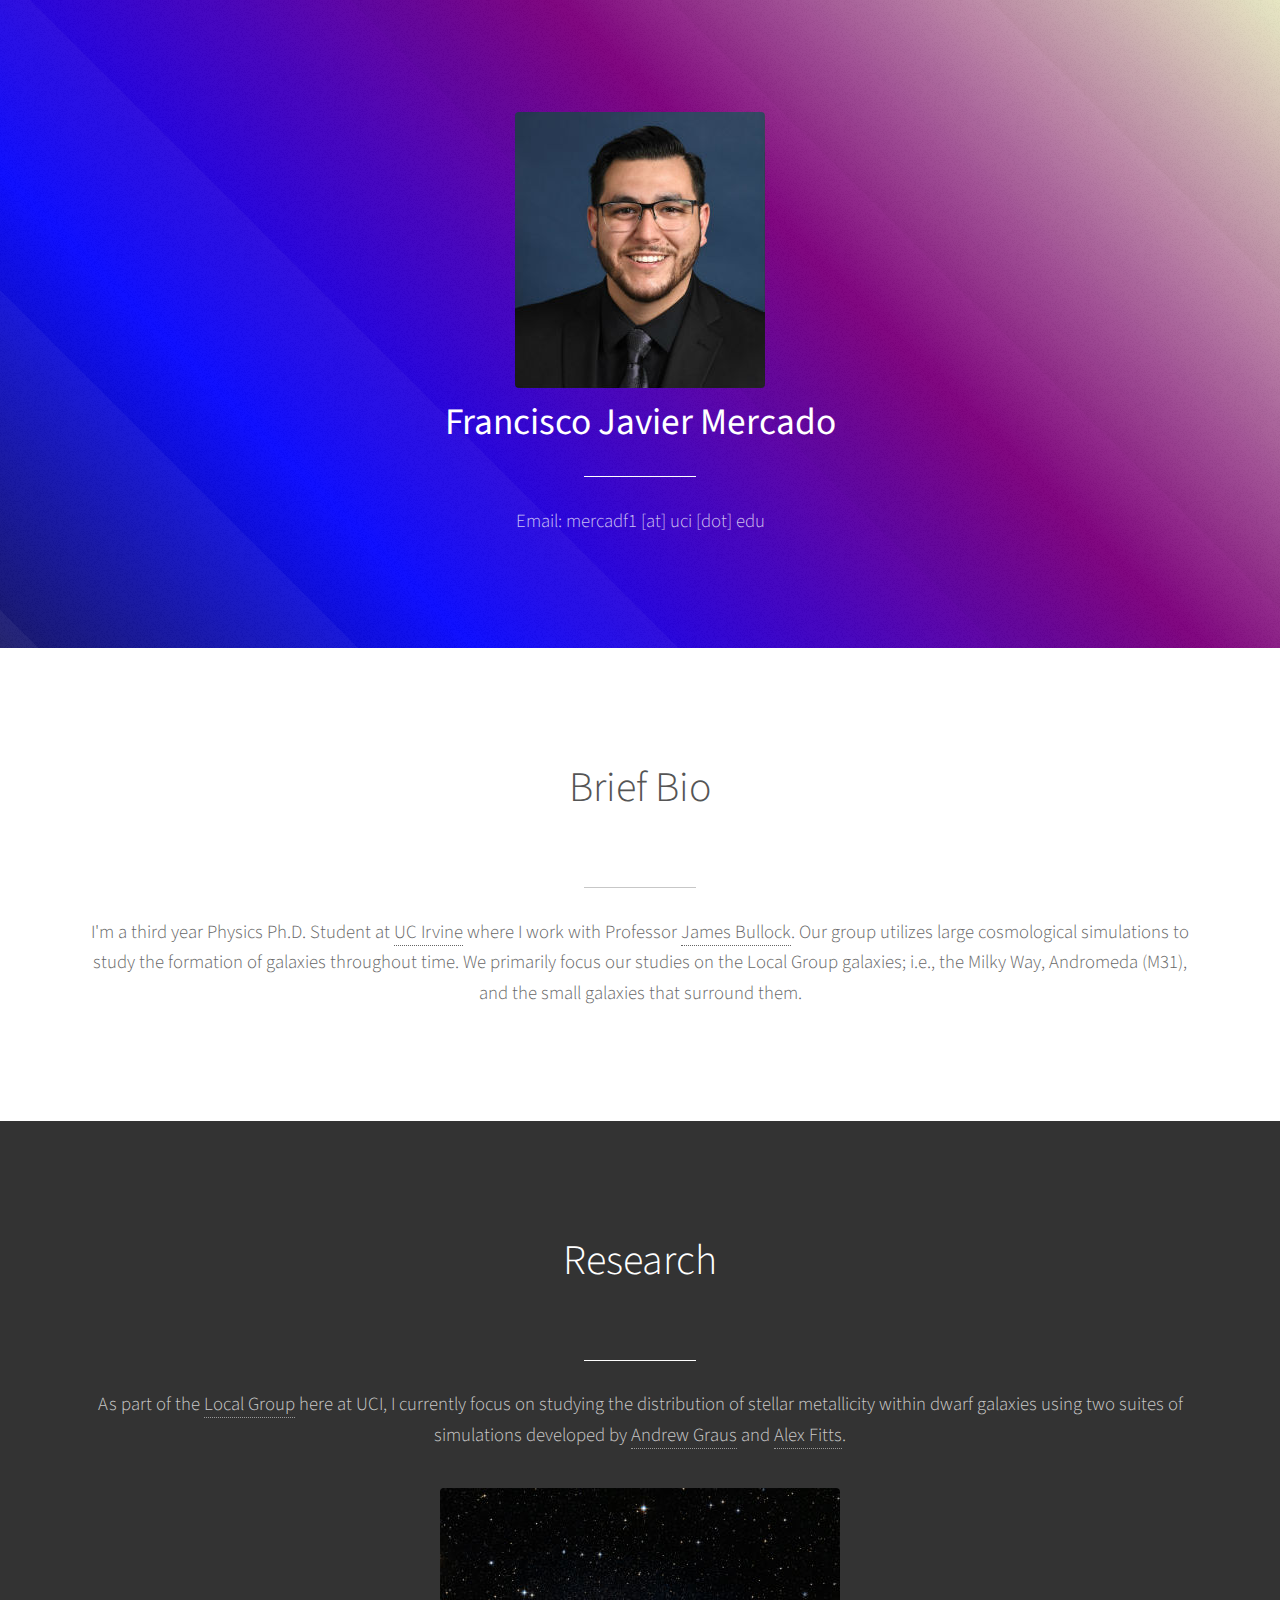
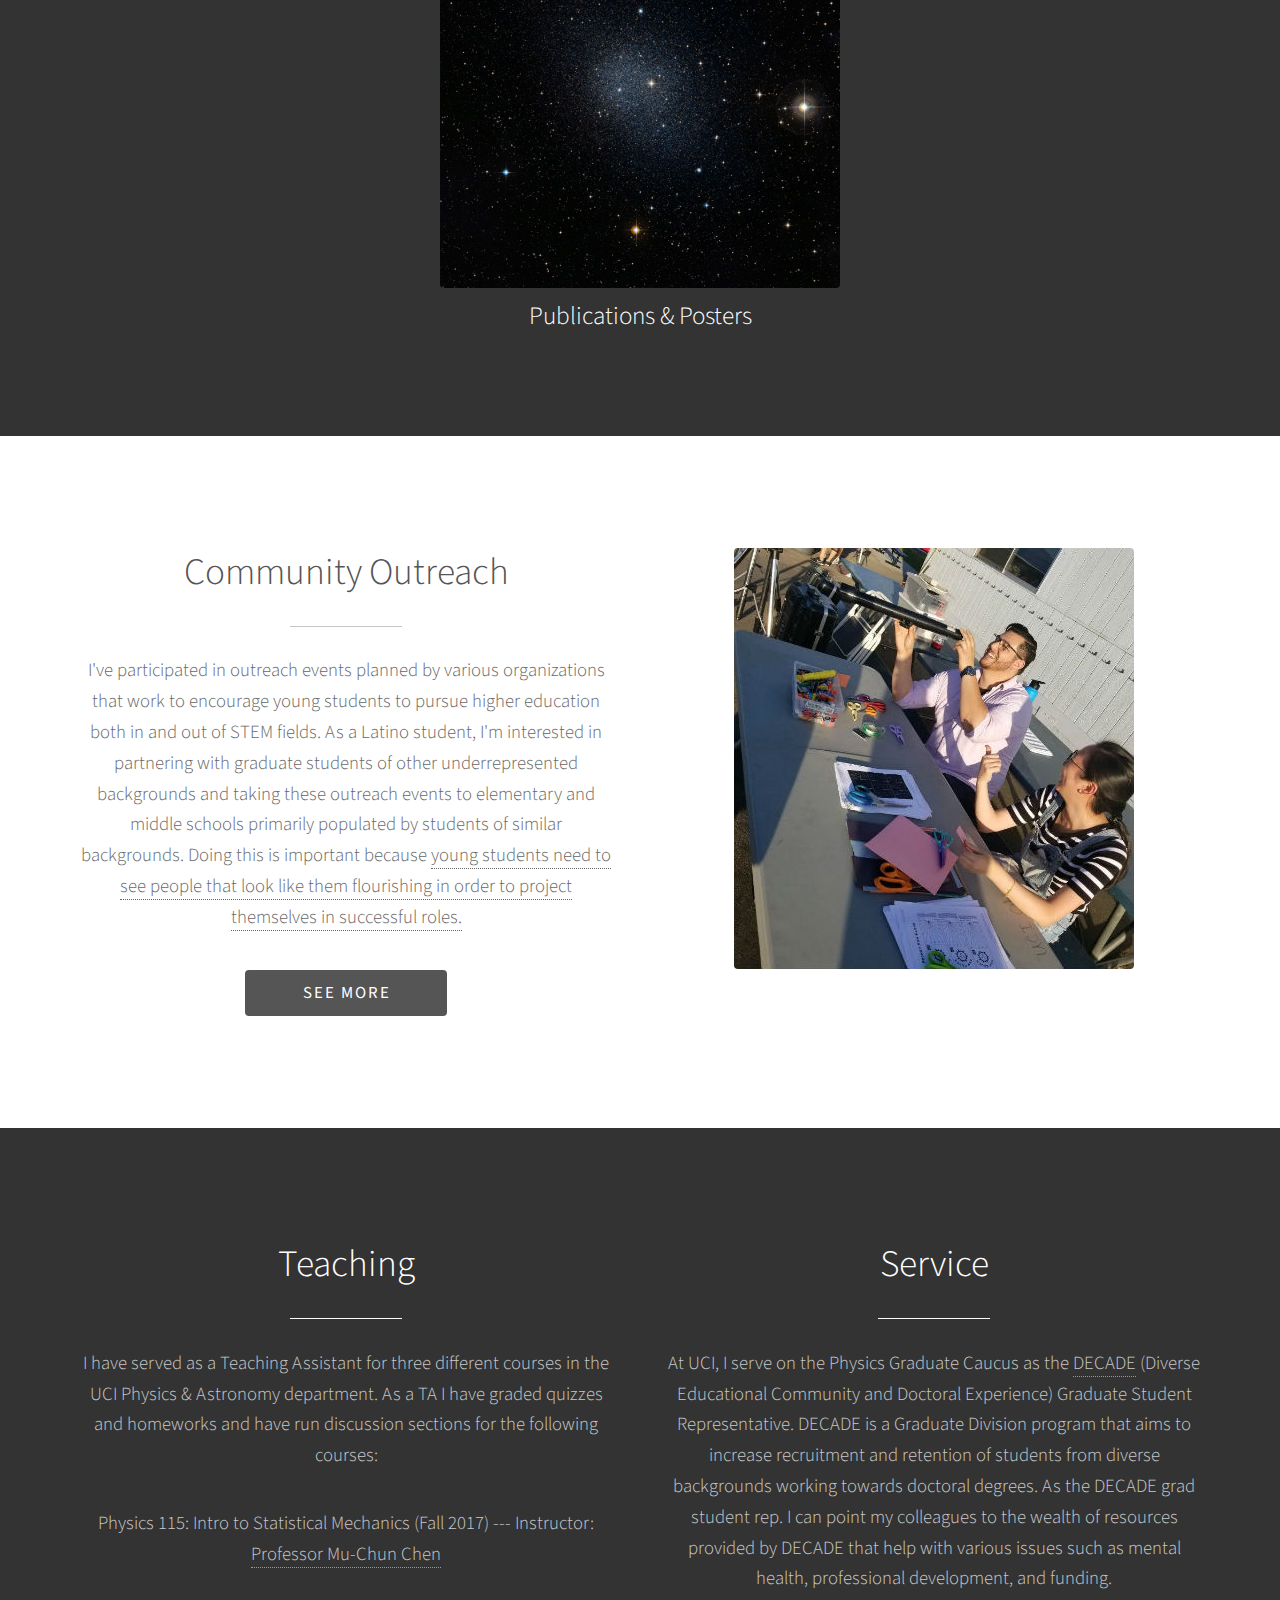
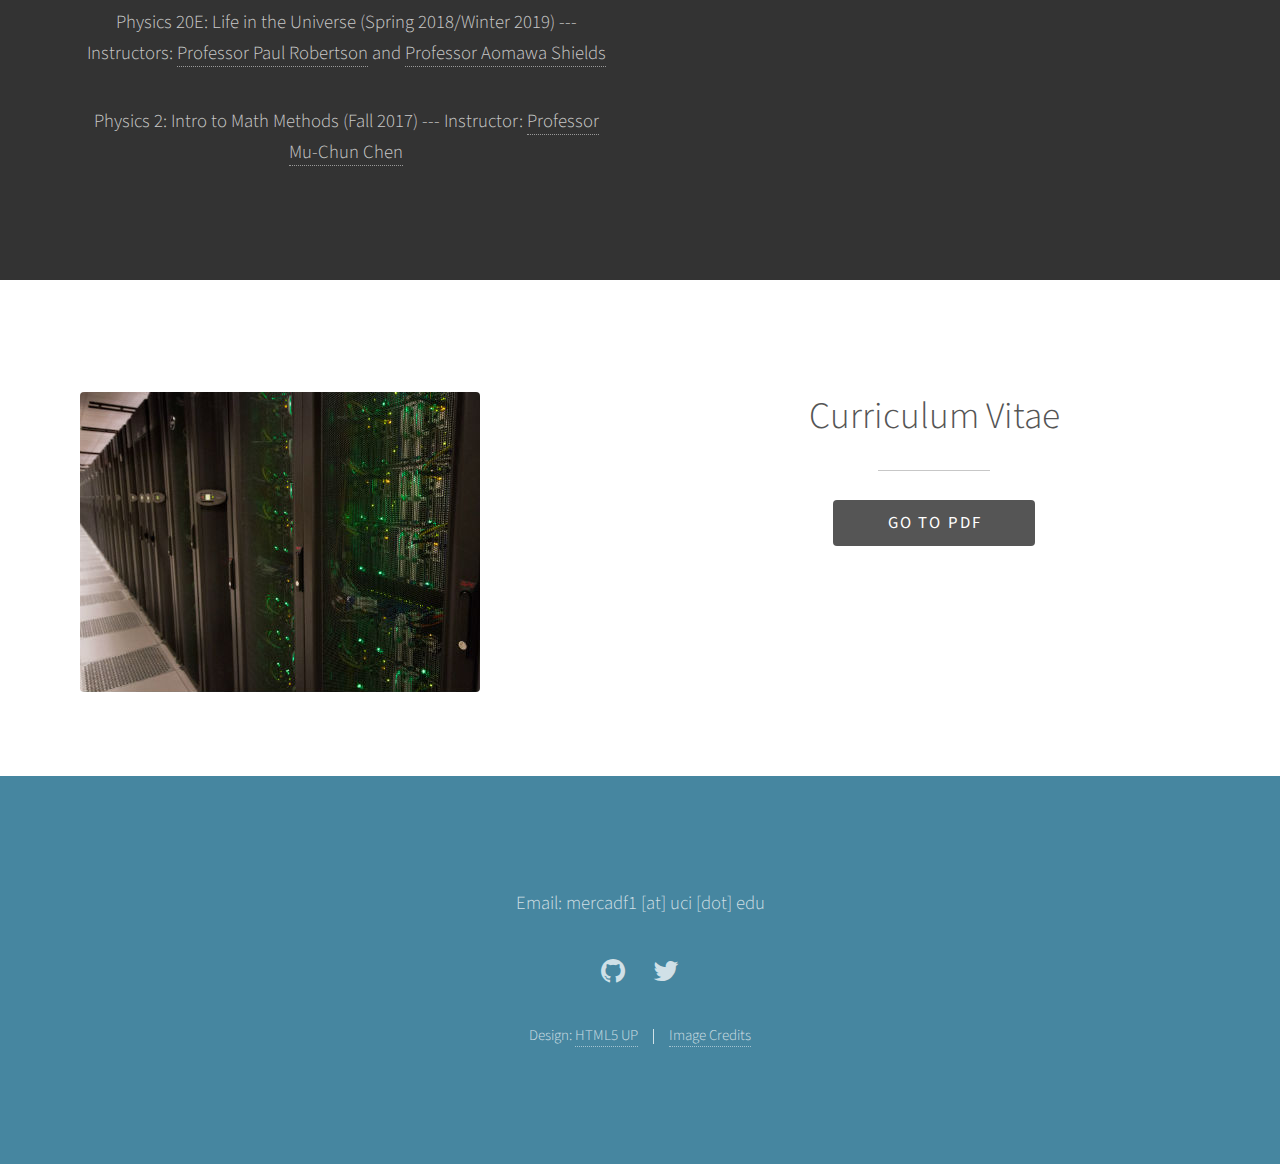
<file: index.html>
<!DOCTYPE HTML>
<!--
	Photon by HTML5 UP
	html5up.net | @ajlkn
	Free for personal and commercial use under the CCA 3.0 license (html5up.net/license)
-->
<html>
	<head>
		<title>Francisco J. Mercado| Home</title>
		<meta charset="utf-8" />
		<meta name="viewport" content="width=device-width, initial-scale=1, user-scalable=no" />
		<link rel="stylesheet" href="assets/css/main.css" />
        <link rel="shortcut icon" href="images/favicon.ico"/>
	</head>
	<body>
        
    <!-- Page Wrapper -->
        <div id="page-wrapper">
            
		<!-- Header -->
			<section id="header">
				<div class="inner">
                    <div href="#" class="image"><img src="images/head.jpg"  alt="" /></div>
                    <header class="major">
                        <h2> <strong>Francisco Javier Mercado</strong></h2>
                    </header>
                    <p> Email: mercadf1 [at] uci [dot] edu </p>

				</div>
			</section>

        <!-- One -->
        
            <section id="one" class="main style1 special">
                <div class="container">
                            <header class="major">
                                <h1>Brief Bio</h1>
                            </header>
                            <p>I'm a third year Physics Ph.D. Student at <a href="https://www.uci.edu">UC Irvine</a> where I work with Professor <a href="https://www.physics.uci.edu/~bullock/">James Bullock</a>. Our group utilizes large cosmological simulations to study the formation of galaxies throughout time. We primarily focus our studies on the Local Group galaxies; i.e., the Milky Way, Andromeda (M31), and the small galaxies that surround them.</p>
                </div>
            </section>
            
		<!-- Two -->
            <section id="Two" class="main style2 special">
                <div class="container">
                    <header class="major">
                        <h1> Research </h1>
                    </header>
                    <p> As part of the <a href="http://localgroup.ps.uci.edu/">Local Group</a> here at UCI, 
			    I currently focus on studying the distribution of stellar metallicity within dwarf galaxies using 
			    two suites of simulations developed by <a href="http://localgroup.ps.uci.edu/andrew/"> Andrew Graus</a> 
			    and <a href="http://afitts.github.io/"> Alex Fitts</a>. </p>
                </div>
                    <section class="features">
                        <article>
                            <a href="pub.html" class="image"><img src="images/fornax.jpg" alt="" /></a>
                            <h3 class="major">Publications &amp; Posters</h3>
                        </article>
                    </section>
            </section>

		<!-- Three -->
			<section id="three" class="main style1 special">
                <div class="container">
                    <div class="row gtr-150">
                        <div class="col-6 col-12-medium">
                            <header class="major">
                                <h2>Community Outreach</h2>
                            </header>
                            <p> I've participated in outreach events planned by various organizations that work to encourage young students to pursue higher education both in and out of STEM fields. As a Latino student, I'm interested in partnering with graduate students of other underrepresented backgrounds and taking these outreach events to elementary and middle schools primarily populated by students of similar backgrounds. Doing this is important because <a href="https://blogs.scientificamerican.com/guest-blog/under-represented-and-underserved-why-minority-role-models-matter-in-stem/">young students need to see people that look like them flourishing in order to project themselves in successful roles.</a> </p>
                            <ul class="actions special">
                                <li><a href="outreach.html" class="button wide primary">See more</a></li>
                            </ul>
                        </div>
                        <div class="col-6 col-12-medium">
                            <div href="#" class="image"><img src="images/outreach.jpg"  alt="" /></div>
                        </div>
                    </div>
                </div>
			</section>
            
        <!-- Four -->
            <section id="four" class="main style2 special">
                <div class="container">
                    <div class="row gtr-150">
                        <div class="col-6 col-12-medium">
                            <header class="major">
                                <h2> Teaching </h2>
                            </header>
                            <p> I have served as a Teaching Assistant for three different courses in the UCI Physics &amp; Astronomy department. As a TA I have graded quizzes and homeworks and have run discussion sections for the following courses:</p>
                            <p> Physics 115: Intro to Statistical Mechanics (Fall 2017) --- Instructor: <a href="https://www.physics.uci.edu/people/mu-chun-chen">Professor Mu-Chun Chen</a> </p>
                            <p> Physics 20E: Life in the Universe (Spring 2018/Winter 2019) --- Instructors: <a href="https://www.physics.uci.edu/node/13141">Professor Paul Robertson</a> and <a href="https://www.physics.uci.edu/people/aomawa-shields">Professor Aomawa Shields</a> </p>
			    <p> Physics 2: Intro to Math Methods (Fall 2017) --- Instructor: <a href="https://www.physics.uci.edu/people/mu-chun-chen">Professor Mu-Chun Chen</a> </p>
			</div>
                        <div class="col-6 col-12-medium">
                            <header class="major">
                                <h2> Service </h2>
                            </header>
                            <p> At UCI, I serve on the Physics Graduate Caucus as the <a href="https://www.grad.uci.edu/about-us/diversity/decade/">DECADE</a> (Diverse Educational Community and Doctoral Experience) Graduate Student Representative. DECADE is a Graduate Division program that aims to increase recruitment and retention of students from diverse backgrounds working towards doctoral degrees. As the DECADE grad student rep. I can point my colleagues to the wealth of resources provided by DECADE that help with various issues such as mental health, professional development, and funding.   </p>
                        </div>
                    </div>
                </div>
            </section>
        
        <!-- Five -->
            <section id="five" class="main style1">
                <div class="container">
                    <div class="row gtr-150">
                        <div class="col-6 col-12-medium">
                            <div href="#" class="image"><img src="images/stampede.jpg"  alt="" /></div>
                        </div>
                        <div class="col-6 col-12-medium">
                            <header class="major special" >
                                <h2>Curriculum Vitae</h2>
                            </header>
                            <ul class="actions special">
                                <li><a href="CV_FM.pdf" class="button wide primary">Go To PDF </a></li>
                            </ul>
                        </div>
                    </div>
                </div>
            </section>

		<!-- Footer -->
            <section id="footer">
                <p> Email: mercadf1 [at] uci [dot] edu </p>
				<ul class="icons">
                    <li><a href="https://github.com/fjmercado" class="icon alt fa-github"><span class="label">GitHub</span></a></li>
                    <li><a href="https://twitter.com/AstronoMerc1" class="icon alt fa-twitter"><span class="label">Twitter</span></a></li>
				</ul>
				<ul class="copyright">
					<li>Design: <a href="http://html5up.net">HTML5 UP</a></li><li><a href="im_cred.html">Image Credits</a></li>
				</ul>
			</section>
        </div>
        
		<!-- Scripts -->
			<script src="assets/js/jquery.min.js"></script>
			<script src="assets/js/jquery.scrolly.min.js"></script>
			<script src="assets/js/browser.min.js"></script>
			<script src="assets/js/breakpoints.min.js"></script>
			<script src="assets/js/util.js"></script>
			<script src="assets/js/main.js"></script>

	</body>
</html>
</file>
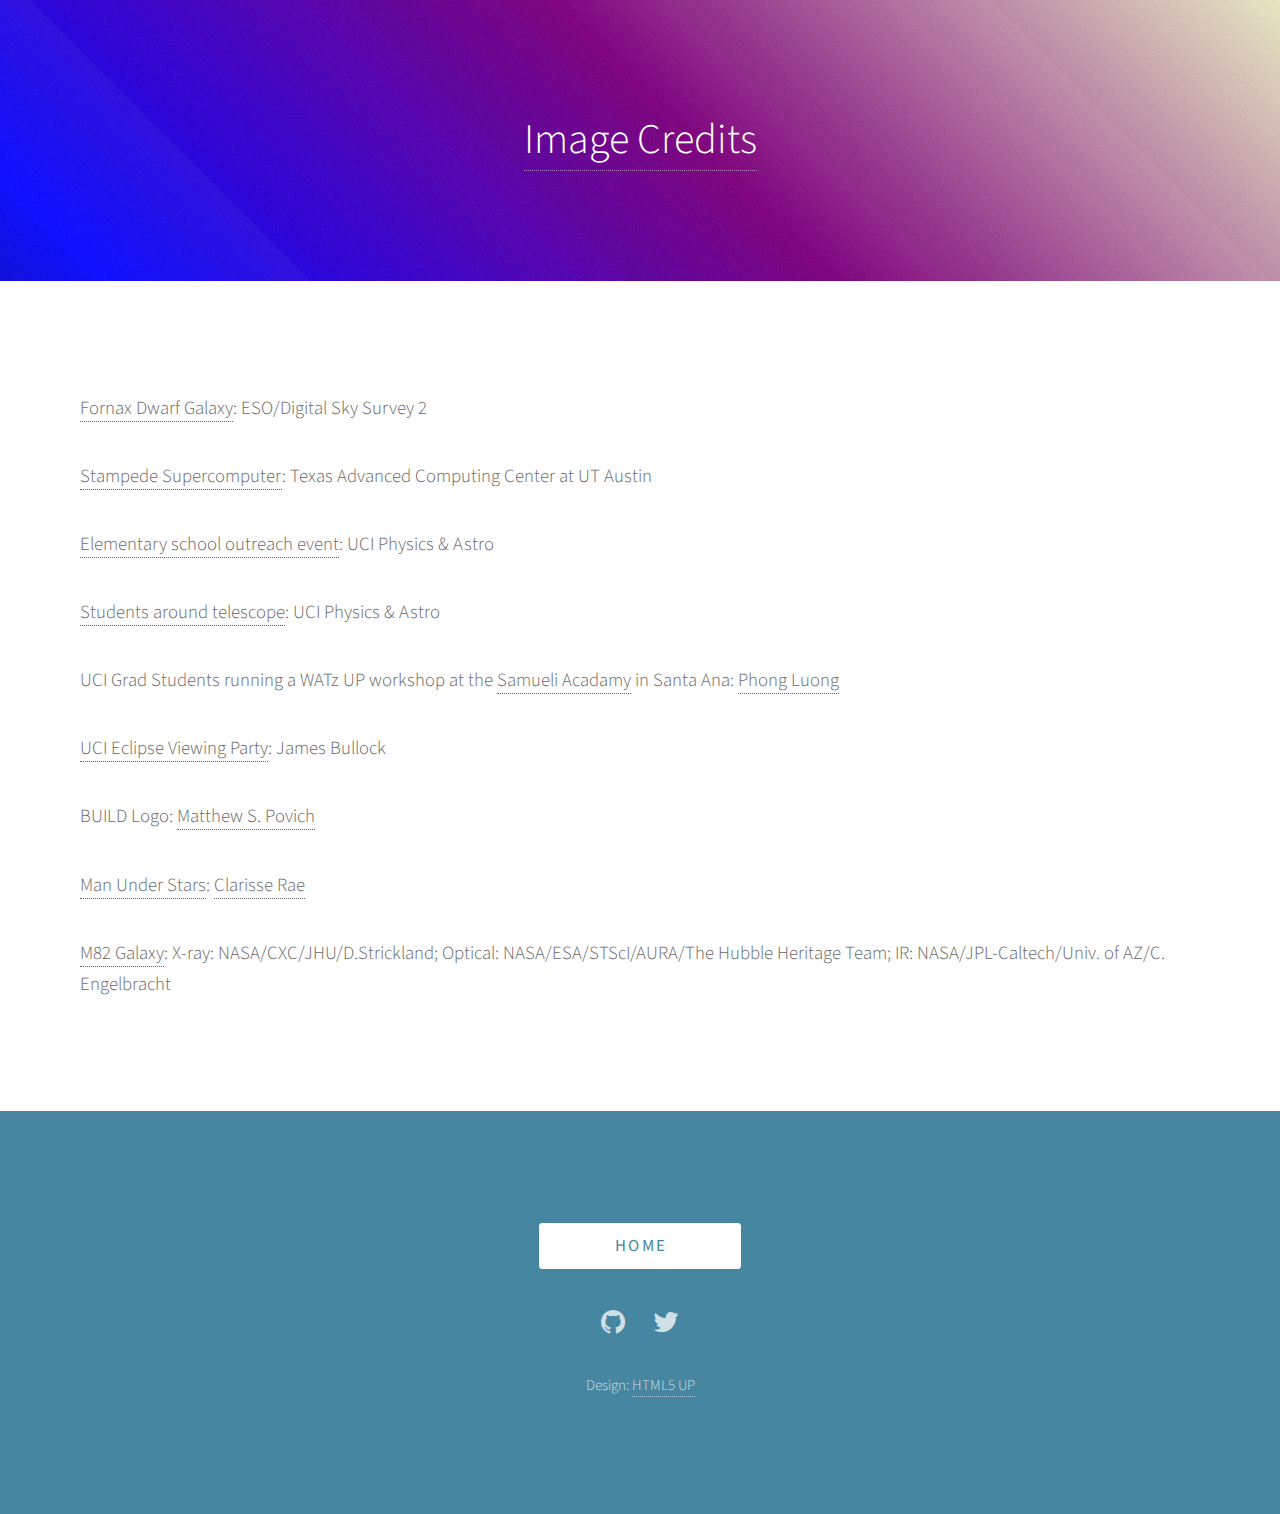
<file: im_cred.html>
<!DOCTYPE HTML>
<!--
    Photon by HTML5 UP
    html5up.net | @ajlkn
    Free for personal and commercial use under the CCA 3.0 license (html5up.net/license)
-->
<html>
  <head>
    <title>Image Credit</title>
    <meta charset="utf-8" />
    <meta name="viewport" content="width=device-width, initial-scale=1, user-scalable=no" />
    <link rel="stylesheet" href="assets/css/main.css" />
    <link rel="shortcut icon" href="images/favicon.ico"/>
    </head>
  <body>
        
    <!-- Page Wrapper -->
    <div id="page-wrapper">
            
	  <!-- Header -->
      <header id="header" class="alt">
          <h1><a href="#">Image Credits</a></h1>
      </header>

	  <!-- One -->
      <section id="two" class="main style1">
          <div class="container">
                  <p> <a href="https://www.spacetelescope.org/images/heic1425h/">Fornax Dwarf Galaxy</a>: ESO/Digital Sky Survey 2 </p>
                  <p> <a href="https://www.tacc.utexas.edu/systems/stampede">Stampede Supercomputer</a>: Texas Advanced Computing Center at UT Austin </p>
                  <p> <a href="https://twitter.com/UCIPhysAstro/status/1005667312760864768">Elementary school outreach event</a>: UCI Physics &amp; Astro </p>
                  <p> <a href="https://twitter.com/UCIPhysAstro/status/987416960798355456">Students around telescope</a>: UCI Physics &amp; Astro </p>
                  <p> UCI Grad Students running a WATz UP workshop at the <a href="http://samueliacademy.org/">Samueli Acadamy</a> in Santa Ana: <a href="https://www.grad.uci.edu/spotlights/faculty/phong-luong.php">Phong Luong</a> </p>
                  <p> <a href="https://twitter.com/jbprime/status/899739441794662400">UCI Eclipse Viewing Party</a>: James Bullock </p>
                  <p> BUILD Logo</a>: <a href="http://www.cpp.edu/~mspovich/index.html">Matthew S. Povich </a> </p>
                  <p> <a href="https://unsplash.com/photos/xXiKQ2AavlY">Man Under Stars</a>: <a href"https://www.clarisserae.com/?utm_medium=referral&utm_source=unsplash">Clarisse Rae</a> </p>
                  <p> <a href="http://chandra.harvard.edu/photo/2006/m82/">M82 Galaxy</a>: X-ray: NASA/CXC/JHU/D.Strickland; Optical: NASA/ESA/STScI/AURA/The Hubble Heritage Team; IR: NASA/JPL-Caltech/Univ. of AZ/C. Engelbracht </p>
                  

          </div>
      </section>
      
      <!-- Footer -->
      <section id="footer">
          <ul class="actions special">
              <li><a href="index.html" class="button wide primary">Home</a></li>
          </ul>
          <ul class="icons">
              <li><a href="https://github.com/fjmercado" class="icon alt fa-github"><span class="label">GitHub</span></a></li>
              <li><a href="https://twitter.com/AstronoMerc1" class="icon alt fa-twitter"><span class="label">Twitter</span></a></li>
          </ul>
          <ul class="copyright">
              <li>Design: <a href="http://html5up.net">HTML5 UP</a></li>
          </ul>
      </section>
    </div>
        
	<!-- Scripts -->
	<script src="assets/js/jquery.min.js"></script>
	<script src="assets/js/jquery.scrolly.min.js"></script>
	<script src="assets/js/browser.min.js"></script>
	<script src="assets/js/breakpoints.min.js"></script>
	<script src="assets/js/util.js"></script>
	<script src="assets/js/main.js"></script>

	</body>
</html>
</file>
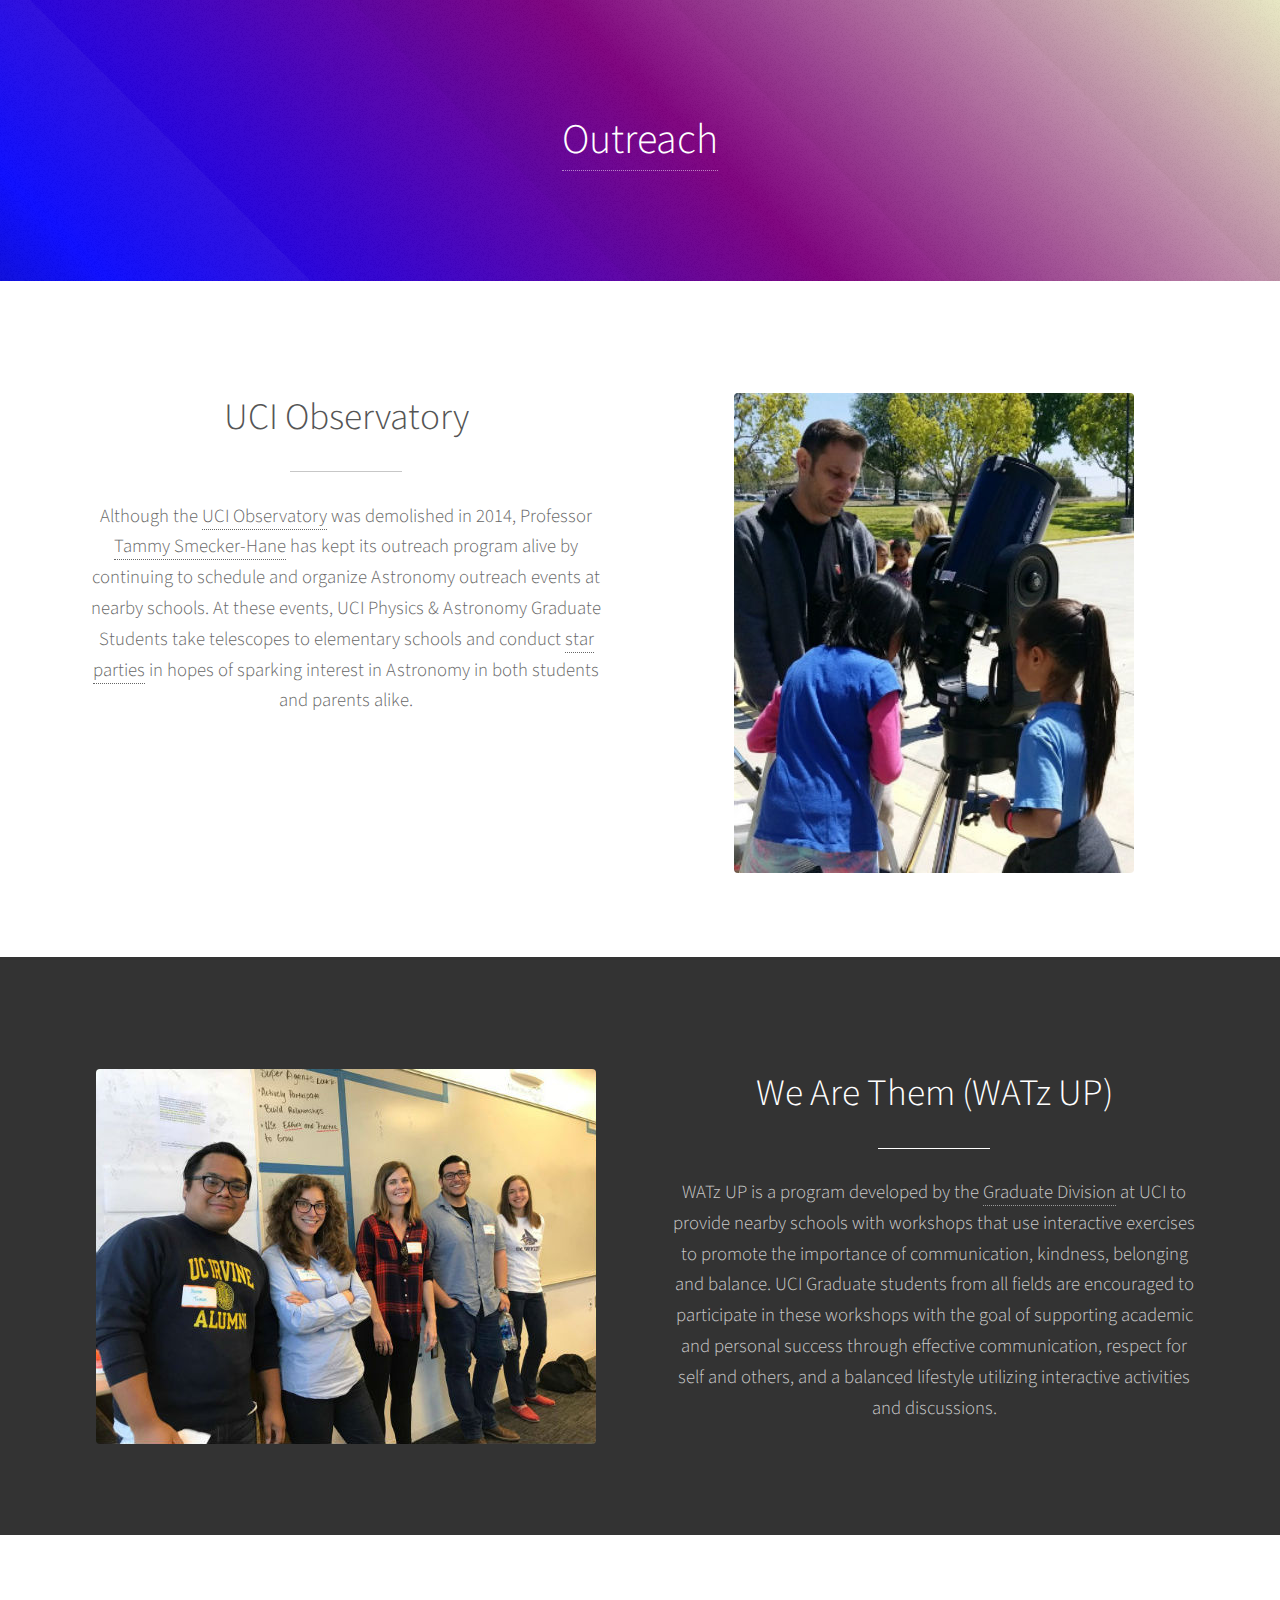
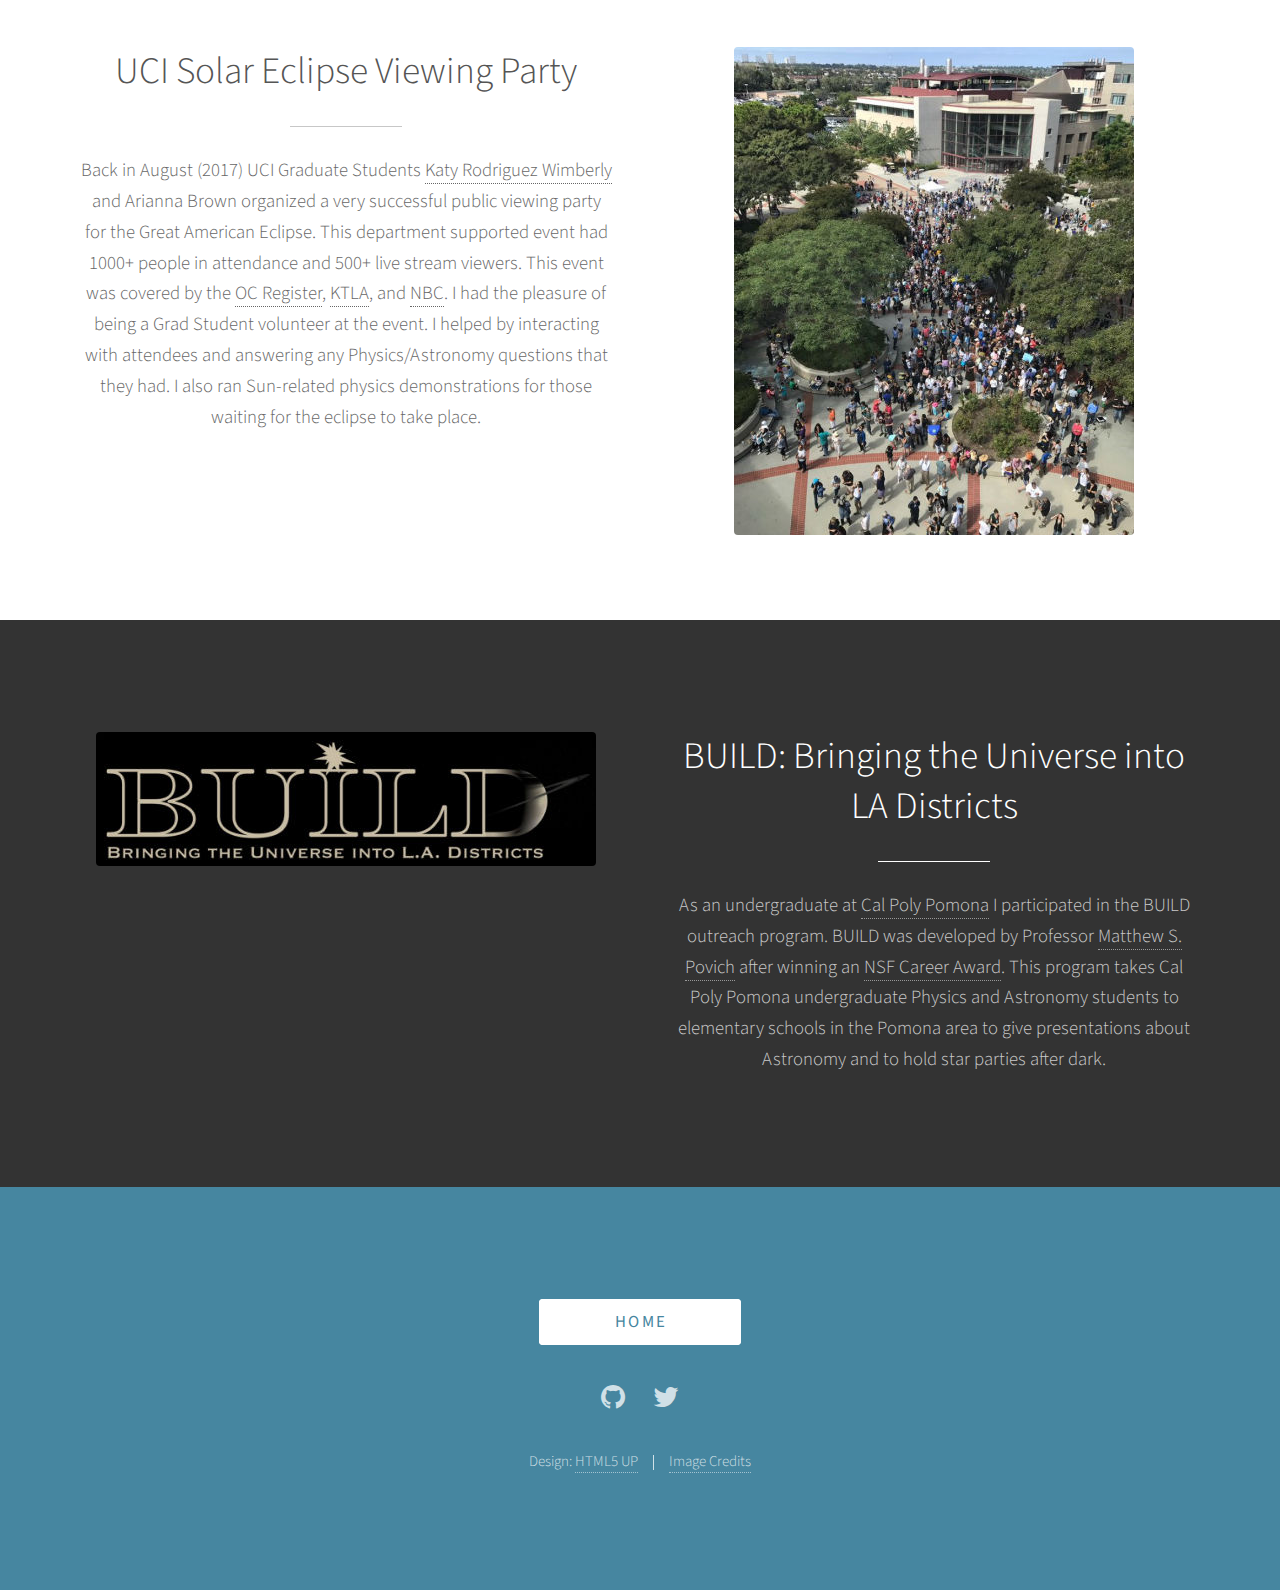
<file: outreach.html>
<!DOCTYPE HTML>
<!--
    Photon by HTML5 UP
    html5up.net | @ajlkn
    Free for personal and commercial use under the CCA 3.0 license (html5up.net/license)
-->
<html>
  <head>
    <title>Outreach</title>
    <meta charset="utf-8" />
    <meta name="viewport" content="width=device-width, initial-scale=1, user-scalable=no" />
    <link rel="stylesheet" href="assets/css/main.css" />
    <link rel="shortcut icon" href="images/favicon.ico"/>
    </head>
  <body>
        
    <!-- Page Wrapper -->
    <div id="page-wrapper">
            
	  <!-- Header -->
      <header id="header" class="alt">
            <h1><a href="#">Outreach</a></h1>
      </header>
      

	  <!-- One -->
      <section id="one" class="main style1 special">
          <div class="container">
              <div class="row gtr-150">
                  <div class="col-6 col-12-medium">
                      <header class="major">
                          <h2> UCI Observatory </h2>
                      </header>
                      <p> Although the <a href="https://www.physics.uci.edu/~observat/">UCI Observatory</a> was demolished in 2014, Professor <a href="https://www.physics.uci.edu/people/tammy-ann-smecker-hane">Tammy Smecker-Hane</a> has kept its outreach program alive by continuing to schedule and organize Astronomy outreach events at nearby schools. At these events, UCI Physics &amp; Astronomy Graduate Students take telescopes to elementary schools and conduct <a href="https://twitter.com/UCIPhysAstro/status/1005667312760864768">star parties</a> in hopes of sparking interest in Astronomy in both students and parents alike.</p>
                  </div>
                  <div class="col-6 col-12-medium">
                      <div href="#" class="image"><img src="images/tele.jpg"  alt="" /></div>
                  </div>
              </div>
          </div>
      </section>
      
      
      <!-- Two -->
      <section id="two" class="main style2 special">
          <div class="container">
              <div class="row gtr-150">
                  <div class="col-6 col-12-medium">
                      <div href="#" class="image"><img src="images/watz.jpg"  alt="" /></div>
                  </div>
                  <div class="col-6 col-12-medium">
                      <header class="major">
                          <h2> We Are Them (WATz UP) </h2>
                      </header>
                      <p> WATz UP is a program developed by the <a href="https://www.grad.uci.edu/">Graduate Division</a> at UCI to provide nearby schools with workshops that use interactive exercises to promote the importance of communication, kindness, belonging and balance. UCI Graduate students from all fields are encouraged to participate in these workshops with the goal of supporting academic and personal success through effective
                          communication, respect for self and others, and a balanced lifestyle
                          utilizing interactive activities and discussions. </p>
                  </div>
              </div>
          </div>
      </section>
      
      
      <!-- Three -->
      <section id="three" class="main style1 special">
          <div class="container">
              <div class="row gtr-150">
                  <div class="col-6 col-12-medium">
                      <header class="major">
                          <h2> UCI Solar Eclipse Viewing Party </h2>
                      </header>
                      <p> Back in August (2017) UCI Graduate Students <a href="https://mkrodriguezwimberly.github.io/index.html">Katy Rodriguez Wimberly</a> and Arianna Brown organized a very successful public viewing party for the Great American Eclipse. This department supported event had 1000+ people in attendance and 500+ live stream viewers. This event was covered by the <a href="https://www.ocregister.com/2017/08/16/uci-to-host-great-american-eclipse-public-viewing-party-monday/">OC Register</a>, <a href="https://ktla.com/2017/08/21/uc-irvine-draws-hundreds-for-eclipse-viewing-party/">KTLA</a>, and <a href="https://www.nbcnews.com/slideshow/americans-look-skies-glasses-solar-eclipse-n794541">NBC</a>. I had the pleasure of being a Grad Student volunteer at the event. I helped by interacting with attendees and answering any Physics/Astronomy questions that they had. I also ran Sun-related physics demonstrations for those waiting for the eclipse to take place. </p>
                  </div>
                  <div class="col-6 col-12-medium">
                      <div href="#" class="image"><img src="images/eclipse.jpg"  alt="" /></div>
                  </div>
              </div>
          </div>
      </section>
      
      <!-- Four -->

      <section id="four" class="main style2 special">
          <div class="container">
              <div class="row gtr-150">
                  <div class="col-6 col-12-medium">
                      <div href="#" class="image"><img src="images/build.jpg"  alt="" /></div>
                  </div>
                  <div class="col-6 col-12-medium">
                      <header class="major">
                          <h2> BUILD: Bringing the Universe into LA Districts </h2>
                      </header>
                      <p> As an undergraduate at <a href="http://www.cpp.edu/"> Cal Poly Pomona</a> I participated in the BUILD outreach program. BUILD was developed by Professor <a href="http://www.cpp.edu/~mspovich/index.html">Matthew S. Povich</a> after winning an <a href="https://www.cpp.edu/~sci/physics-astronomy/news-events/povich-NSF-Career.shtml">NSF Career Award</a>. This program takes Cal Poly Pomona undergraduate Physics and Astronomy students to elementary schools in the Pomona area to give presentations about Astronomy and to hold star parties after dark. </p>
                  </div>
              </div>
          </div>
      </section>
      
      <!-- Footer -->
      <section id="footer">
          <ul class="actions special">
              <li><a href="index.html" class="button wide primary">Home</a></li>
          </ul>
          <ul class="icons">
              <li><a href="https://github.com/fjmercado" class="icon alt fa-github"><span class="label">GitHub</span></a></li>
              <li><a href="https://twitter.com/AstronoMerc1" class="icon alt fa-twitter"><span class="label">Twitter</span></a></li>
          </ul>
          <ul class="copyright">
              <li>Design: <a href="http://html5up.net">HTML5 UP</a></li><li><a href="im_cred.html">Image Credits</a></li>
          </ul>
      </section>
    </div>
        
	<!-- Scripts -->
	<script src="assets/js/jquery.min.js"></script>
	<script src="assets/js/jquery.scrolly.min.js"></script>
	<script src="assets/js/browser.min.js"></script>
	<script src="assets/js/breakpoints.min.js"></script>
	<script src="assets/js/util.js"></script>
	<script src="assets/js/main.js"></script>

	</body>
</html>
</file>
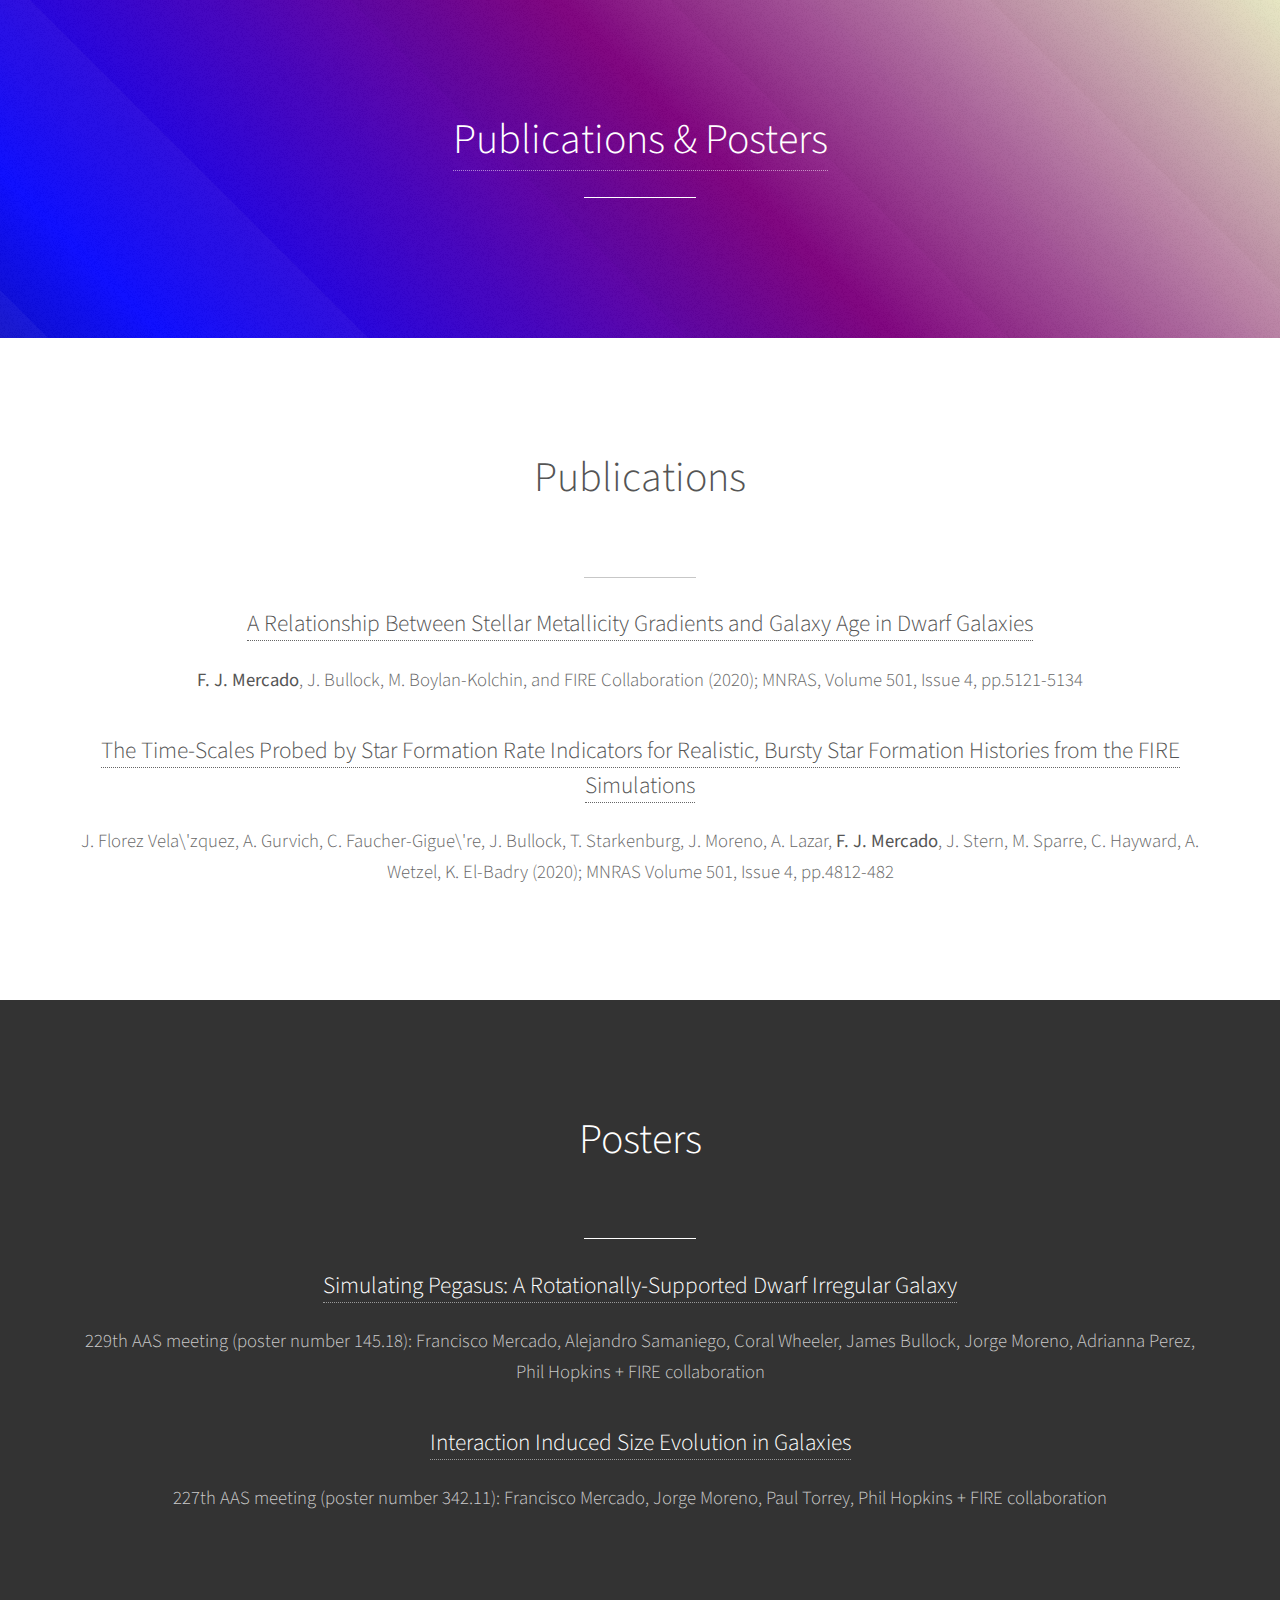
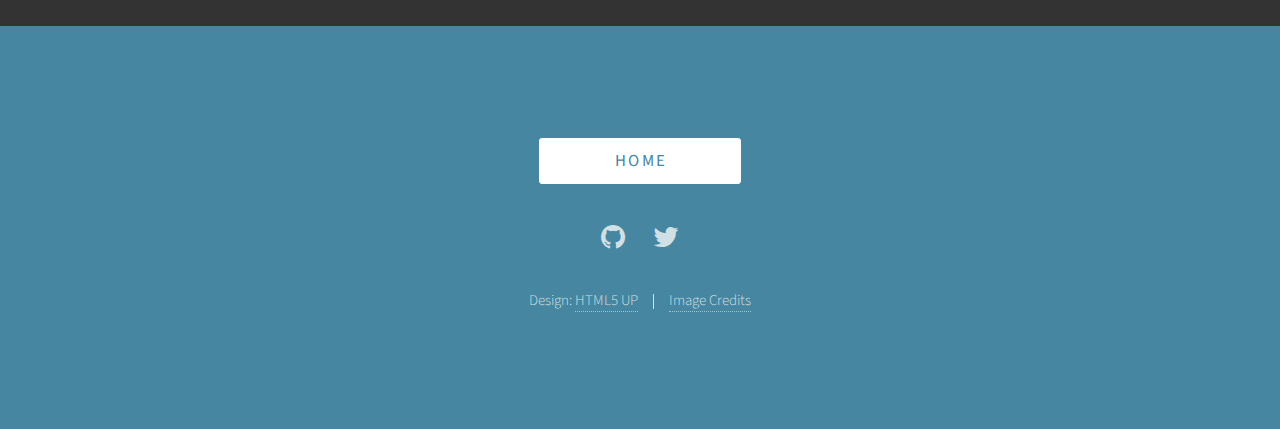
<file: pub.html>
<!DOCTYPE HTML>
<!--
    Photon by HTML5 UP
    html5up.net | @ajlkn
    Free for personal and commercial use under the CCA 3.0 license (html5up.net/license)
-->
<html>
  <head>
    <title>Publications &amp; Posters</title>
    <meta charset="utf-8" />
    <meta name="viewport" content="width=device-width, initial-scale=1, user-scalable=no" />
    <link rel="stylesheet" href="assets/css/main.css" />
    <link rel="shortcut icon" href="images/favicon.ico"/>
    </head>
  <body>
        
    <!-- Page Wrapper -->
        <div id="page-wrapper">
            
    <!-- Header -->
        <header id="header" class="alt">
            <header class="major">
                <h1><a href="index.html">Publications &amp; Posters</a></h1>
            </header>
        </header>
        
    <!-- One -->

        <section id="one" class="main style1 special">
            <div class="container">
                <header class="major">
                    <h1>Publications</h1>
                </header>
                <h4><a href="https://ui.adsabs.harvard.edu/abs/2021MNRAS.501.5121M/abstract">A Relationship Between Stellar Metallicity Gradients and Galaxy Age in Dwarf Galaxies</a></h4>
		    <p><b>F. J. Mercado</b>, J. Bullock, M. Boylan-Kolchin, and FIRE Collaboration (2020); MNRAS, Volume 501, Issue 4, pp.5121-5134</p>
                <h4><a href="https://ui.adsabs.harvard.edu/abs/2021MNRAS.501.4812F/abstract">The Time-Scales Probed by Star Formation Rate Indicators for Realistic, Bursty Star Formation Histories from the FIRE Simulations</a></h4>
                <p>J. Florez Vela\'zquez, A. Gurvich, C. Faucher-Gigue\'re, J. Bullock, T. Starkenburg, J. Moreno, A. Lazar, <b>F. J. Mercado</b>, J. Stern, M. Sparre, C. Hayward, A. Wetzel, K. El-Badry (2020); MNRAS Volume 501, Issue 4, pp.4812-482</p>
            </div>
        </section>
      
    <!-- Two -->
      
      <section id="two" class="main style2 special">
          <div class="container">
              <header class="major">
                  <h1>Posters</h1>
              </header>
              <h4><a href="poster2.pdf">Simulating Pegasus: A Rotationally-Supported Dwarf Irregular Galaxy </a></h4>
              <p> 229th AAS meeting (poster number 145.18): Francisco Mercado, Alejandro Samaniego, Coral Wheeler, James Bullock, Jorge Moreno, Adrianna Perez, Phil Hopkins + FIRE collaboration</p>
              <h4><a href="poster1.pdf">Interaction Induced Size Evolution in Galaxies</a></h4>
              <p> 227th AAS meeting (poster number 342.11): Francisco Mercado, Jorge Moreno, Paul Torrey, Phil Hopkins + FIRE collaboration</p>
          </div>
      </section>
      
    <!-- Footer -->
      <section id="footer">
          <ul class="icons">
              <ul class="actions special">
                  <li><a href="index.html" class="button wide primary">Home</a></li>
              </ul>
              <li><a href="https://github.com/fjmercado" class="icon alt fa-github"><span class="label">GitHub</span></a></li>
              <li><a href="https://twitter.com/AstronoMerc1" class="icon alt fa-twitter"><span class="label">Twitter</span></a></li>
          </ul>
          <ul class="copyright">
              <li>Design: <a href="http://html5up.net">HTML5 UP</a></li><li><a href="im_cred.html">Image Credits</a></li>
          </ul>
      </section>
        </div>
        
	<!-- Scripts -->
	<script src="assets/js/jquery.min.js"></script>
	<script src="assets/js/jquery.scrolly.min.js"></script>
	<script src="assets/js/browser.min.js"></script>
	<script src="assets/js/breakpoints.min.js"></script>
	<script src="assets/js/util.js"></script>
	<script src="assets/js/main.js"></script>

	</body>
</html>
</file>
<file: assets/css/main.css>
@import url("font-awesome.min.css");
@import url("https://fonts.googleapis.com/css?family=Source+Sans+Pro:300,300italic,400,400italic");

/*
	Photon by HTML5 UP
	html5up.net | @ajlkn
	Free for personal and commercial use under the CCA 3.0 license (html5up.net/license)
*/

html, body, div, span, applet, object,
iframe, h1, h2, h3, h4, h5, h6, p, blockquote,
pre, a, abbr, acronym, address, big, cite,
code, del, dfn, em, img, ins, kbd, q, s, samp,
small, strike, strong, sub, sup, tt, var, b,
u, i, center, dl, dt, dd, ol, ul, li, fieldset,
form, label, legend, table, caption, tbody,
tfoot, thead, tr, th, td, article, aside,
canvas, details, embed, figure, figcaption,
footer, header, hgroup, menu, nav, output, ruby,
section, summary, time, mark, audio, video {
	margin: 0;
	padding: 0;
	border: 0;
	font-size: 100%;
	font: inherit;
	vertical-align: baseline;}

article, aside, details, figcaption, figure,
footer, header, hgroup, menu, nav, section {
	display: block;}

body {
	line-height: 1;
}

ol, ul {
	list-style: none;
}

blockquote, q {
	quotes: none;
}

	blockquote:before, blockquote:after, q:before, q:after {
		content: '';
		content: none;
	}

table {
	border-collapse: collapse;
	border-spacing: 0;
}

body {
	-webkit-text-size-adjust: none;
}

mark {
	background-color: transparent;
	color: inherit;
}

input::-moz-focus-inner {
	border: 0;
	padding: 0;
}

input, select, textarea {
	-moz-appearance: none;
	-webkit-appearance: none;
	-ms-appearance: none;
	appearance: none;
}

/* Basic */

	html {
		box-sizing: border-box;
	}

	*, *:before, *:after {
		box-sizing: inherit;
	}

	body {
		background: #fff;
	}

		body.is-preload *, body.is-preload *:before, body.is-preload *:after {
			-moz-animation: none !important;
			-webkit-animation: none !important;
			-ms-animation: none !important;
			animation: none !important;
			-moz-transition: none !important;
			-webkit-transition: none !important;
			-ms-transition: none !important;
			transition: none !important;
		}

	body, input, select, textarea {
		color: #666;
		font-family: "Source Sans Pro", Helvetica, sans-serif;
		font-size: 16pt;
		font-weight: 300;
		line-height: 1.65em;
	}

	a {
		-moz-transition: color 0.2s ease-in-out, border-color 0.2s ease-in-out;
		-webkit-transition: color 0.2s ease-in-out, border-color 0.2s ease-in-out;
		-ms-transition: color 0.2s ease-in-out, border-color 0.2s ease-in-out;
		transition: color 0.2s ease-in-out, border-color 0.2s ease-in-out;
		border-bottom: dotted 1px #666;
		color: inherit;
		text-decoration: none;
	}

		a:hover {
			border-bottom-color: transparent !important;
			color: #6bd4c8;
		}

	strong, b {
		color: #555;
		font-weight: 400;
	}

	em, i {
		font-style: italic;
	}

	p {
		margin: 0 0 2em 0;
	}

	h1, h2, h3, h4, h5, h6 {
		color: #555;
		line-height: 1em;
		margin: 0 0 1em 0;
	}

		h1 a, h2 a, h3 a, h4 a, h5 a, h6 a {
			color: inherit;
			text-decoration: none;
		}

	h1 {
		font-size: 2.25em;
		line-height: 1.35em;
	}

	h2 {
		font-size: 2em;
		line-height: 1.35em;
	}

	h3 {
		font-size: 1.35em;
		line-height: 1.5em;
	}

	h4 {
		font-size: 1.25em;
		line-height: 1.5em;
	}

	h5 {
		font-size: 0.9em;
		line-height: 1.5em;
	}

	h6 {
		font-size: 0.7em;
		line-height: 1.5em;
	}

	sub {
		font-size: 0.8em;
		position: relative;
		top: 0.5em;
	}

	sup {
		font-size: 0.8em;
		position: relative;
		top: -0.5em;
	}

	hr {
		border: 0;
		border-bottom: solid 1px rgba(144, 144, 144, 0.5);
		margin: 2em 0;
	}

		hr.major {
			margin: 3em 0;
		}

	blockquote {
		border-left: solid 4px rgba(144, 144, 144, 0.5);
		font-style: italic;
		margin: 0 0 2em 0;
		padding: 0.5em 0 0.5em 2em;
	}

	code {
		background: rgba(144, 144, 144, 0.075);
		border-radius: 4px;
		border: solid 1px rgba(144, 144, 144, 0.5);
		font-family: "Courier New", monospace;
		font-size: 0.9em;
		margin: 0 0.25em;
		padding: 0.25em 0.65em;
	}

	pre {
		-webkit-overflow-scrolling: touch;
		font-family: "Courier New", monospace;
		font-size: 0.9em;
		margin: 0 0 2em 0;
	}

		pre code {
			display: block;
			line-height: 1.75em;
			padding: 1em 1.5em;
			overflow-x: auto;
		}

	.align-left {
		text-align: left;
	}

	.align-center {
		text-align: center;
	}

	.align-right {
		text-align: right;
	}

/* Container */

	.container {
		margin: 0 auto;
		max-width: calc(100% - 4em);
		width: 60em;
	}

		.container.xsmall {
			width: 15em;
		}

		.container.small {
			width: 30em;
		}

		.container.medium {
			width: 45em;
		}

		.container.large {
			width: 75em;
		}

		.container.xlarge {
			width: 90em;
		}

		.container.max {
			width: 100%;
		}

		@media screen and (max-width: 980px) {

			.container {
				max-width: 100% !important;
				width: 100% !important;
			}

		}

		@media screen and (max-width: 480px) {

			.container {
				max-width: calc(100% - 3em);
			}

		}

/* Row */

	.row {
		display: flex;
		flex-wrap: wrap;
		box-sizing: border-box;
		align-items: stretch;
	}

		.row > * {
			box-sizing: border-box;
		}

		.row.gtr-uniform > * > :last-child {
			margin-bottom: 0;
		}

		.row.aln-left {
			justify-content: flex-start;
		}

		.row.aln-center {
			justify-content: center;
		}

		.row.aln-right {
			justify-content: flex-end;
		}

		.row.aln-top {
			align-items: flex-start;
		}

		.row.aln-middle {
			align-items: center;
		}

		.row.aln-bottom {
			align-items: flex-end;
		}

		.row > .imp {
			order: -1;
		}

		.row > .col-1 {
			width: 8.3333333333%;
		}

		.row > .off-1 {
			margin-left: 8.3333333333%;
		}

		.row > .col-2 {
			width: 16.6666666667%;
		}

		.row > .off-2 {
			margin-left: 16.6666666667%;
		}

		.row > .col-3 {
			width: 25%;
		}

		.row > .off-3 {
			margin-left: 25%;
		}

		.row > .col-4 {
			width: 33.3333333333%;
		}

		.row > .off-4 {
			margin-left: 33.3333333333%;
		}

		.row > .col-5 {
			width: 41.6666666667%;
		}

		.row > .off-5 {
			margin-left: 41.6666666667%;
		}

		.row > .col-6 {
			width: 50%;
		}

		.row > .off-6 {
			margin-left: 50%;
		}

		.row > .col-7 {
			width: 58.3333333333%;
		}

		.row > .off-7 {
			margin-left: 58.3333333333%;
		}

		.row > .col-8 {
			width: 66.6666666667%;
		}

		.row > .off-8 {
			margin-left: 66.6666666667%;
		}

		.row > .col-9 {
			width: 75%;
		}

		.row > .off-9 {
			margin-left: 75%;
		}

		.row > .col-10 {
			width: 83.3333333333%;
		}

		.row > .off-10 {
			margin-left: 83.3333333333%;
		}

		.row > .col-11 {
			width: 91.6666666667%;
		}

		.row > .off-11 {
			margin-left: 91.6666666667%;
		}

		.row > .col-12 {
			width: 100%;
		}

		.row > .off-12 {
			margin-left: 100%;
		}

		.row.gtr-0 {
			margin-top: 0;
			margin-left: 0em;
		}

			.row.gtr-0 > * {
				padding: 0 0 0 0em;
			}

			.row.gtr-0.gtr-uniform {
				margin-top: 0em;
			}

				.row.gtr-0.gtr-uniform > * {
					padding-top: 0em;
				}

		.row.gtr-25 {
			margin-top: 0;
			margin-left: -0.5em;
		}

			.row.gtr-25 > * {
				padding: 0 0 0 0.5em;
			}

			.row.gtr-25.gtr-uniform {
				margin-top: -0.5em;
			}

				.row.gtr-25.gtr-uniform > * {
					padding-top: 0.5em;
				}

		.row.gtr-50 {
			margin-top: 0;
			margin-left: -1em;
		}

			.row.gtr-50 > * {
				padding: 0 0 0 1em;
			}

			.row.gtr-50.gtr-uniform {
				margin-top: -1em;
			}

				.row.gtr-50.gtr-uniform > * {
					padding-top: 1em;
				}

		.row {
			margin-top: 0;
			margin-left: -2em;
		}

			.row > * {
				padding: 0 0 0 2em;
			}

			.row.gtr-uniform {
				margin-top: -2em;
			}

				.row.gtr-uniform > * {
					padding-top: 2em;
				}

		.row.gtr-150 {
			margin-top: 0;
			margin-left: -3em;
		}

			.row.gtr-150 > * {
				padding: 0 0 0 3em;
			}

			.row.gtr-150.gtr-uniform {
				margin-top: -3em;
			}

				.row.gtr-150.gtr-uniform > * {
					padding-top: 3em;
				}

		.row.gtr-200 {
			margin-top: 0;
			margin-left: -4em;
		}

			.row.gtr-200 > * {
				padding: 0 0 0 4em;
			}

			.row.gtr-200.gtr-uniform {
				margin-top: -4em;
			}

				.row.gtr-200.gtr-uniform > * {
					padding-top: 4em;
				}

		@media screen and (max-width: 1680px) {

			.row {
				display: flex;
				flex-wrap: wrap;
				box-sizing: border-box;
				align-items: stretch;
			}

				.row > * {
					box-sizing: border-box;
				}

				.row.gtr-uniform > * > :last-child {
					margin-bottom: 0;
				}

				.row.aln-left {
					justify-content: flex-start;
				}

				.row.aln-center {
					justify-content: center;
				}

				.row.aln-right {
					justify-content: flex-end;
				}

				.row.aln-top {
					align-items: flex-start;
				}

				.row.aln-middle {
					align-items: center;
				}

				.row.aln-bottom {
					align-items: flex-end;
				}

				.row > .imp-xlarge {
					order: -1;
				}

				.row > .col-1-xlarge {
					width: 8.3333333333%;
				}

				.row > .off-1-xlarge {
					margin-left: 8.3333333333%;
				}

				.row > .col-2-xlarge {
					width: 16.6666666667%;
				}

				.row > .off-2-xlarge {
					margin-left: 16.6666666667%;
				}

				.row > .col-3-xlarge {
					width: 25%;
				}

				.row > .off-3-xlarge {
					margin-left: 25%;
				}

				.row > .col-4-xlarge {
					width: 33.3333333333%;
				}

				.row > .off-4-xlarge {
					margin-left: 33.3333333333%;
				}

				.row > .col-5-xlarge {
					width: 41.6666666667%;
				}

				.row > .off-5-xlarge {
					margin-left: 41.6666666667%;
				}

				.row > .col-6-xlarge {
					width: 50%;
				}

				.row > .off-6-xlarge {
					margin-left: 50%;
				}

				.row > .col-7-xlarge {
					width: 58.3333333333%;
				}

				.row > .off-7-xlarge {
					margin-left: 58.3333333333%;
				}

				.row > .col-8-xlarge {
					width: 66.6666666667%;
				}

				.row > .off-8-xlarge {
					margin-left: 66.6666666667%;
				}

				.row > .col-9-xlarge {
					width: 75%;
				}

				.row > .off-9-xlarge {
					margin-left: 75%;
				}

				.row > .col-10-xlarge {
					width: 83.3333333333%;
				}

				.row > .off-10-xlarge {
					margin-left: 83.3333333333%;
				}

				.row > .col-11-xlarge {
					width: 91.6666666667%;
				}

				.row > .off-11-xlarge {
					margin-left: 91.6666666667%;
				}

				.row > .col-12-xlarge {
					width: 100%;
				}

				.row > .off-12-xlarge {
					margin-left: 100%;
				}

				.row.gtr-0 {
					margin-top: 0;
					margin-left: 0em;
				}

					.row.gtr-0 > * {
						padding: 0 0 0 0em;
					}

					.row.gtr-0.gtr-uniform {
						margin-top: 0em;
					}

						.row.gtr-0.gtr-uniform > * {
							padding-top: 0em;
						}

				.row.gtr-25 {
					margin-top: 0;
					margin-left: -0.5em;
				}

					.row.gtr-25 > * {
						padding: 0 0 0 0.5em;
					}

					.row.gtr-25.gtr-uniform {
						margin-top: -0.5em;
					}

						.row.gtr-25.gtr-uniform > * {
							padding-top: 0.5em;
						}

				.row.gtr-50 {
					margin-top: 0;
					margin-left: -1em;
				}

					.row.gtr-50 > * {
						padding: 0 0 0 1em;
					}

					.row.gtr-50.gtr-uniform {
						margin-top: -1em;
					}

						.row.gtr-50.gtr-uniform > * {
							padding-top: 1em;
						}

				.row {
					margin-top: 0;
					margin-left: -2em;
				}

					.row > * {
						padding: 0 0 0 2em;
					}

					.row.gtr-uniform {
						margin-top: -2em;
					}

						.row.gtr-uniform > * {
							padding-top: 2em;
						}

				.row.gtr-150 {
					margin-top: 0;
					margin-left: -3em;
				}

					.row.gtr-150 > * {
						padding: 0 0 0 3em;
					}

					.row.gtr-150.gtr-uniform {
						margin-top: -3em;
					}

						.row.gtr-150.gtr-uniform > * {
							padding-top: 3em;
						}

				.row.gtr-200 {
					margin-top: 0;
					margin-left: -4em;
				}

					.row.gtr-200 > * {
						padding: 0 0 0 4em;
					}

					.row.gtr-200.gtr-uniform {
						margin-top: -4em;
					}

						.row.gtr-200.gtr-uniform > * {
							padding-top: 4em;
						}

		}

		@media screen and (max-width: 1140px) {

			.row {
				display: flex;
				flex-wrap: wrap;
				box-sizing: border-box;
				align-items: stretch;
			}

				.row > * {
					box-sizing: border-box;
				}

				.row.gtr-uniform > * > :last-child {
					margin-bottom: 0;
				}

				.row.aln-left {
					justify-content: flex-start;
				}

				.row.aln-center {
					justify-content: center;
				}

				.row.aln-right {
					justify-content: flex-end;
				}

				.row.aln-top {
					align-items: flex-start;
				}

				.row.aln-middle {
					align-items: center;
				}

				.row.aln-bottom {
					align-items: flex-end;
				}

				.row > .imp-large {
					order: -1;
				}

				.row > .col-1-large {
					width: 8.3333333333%;
				}

				.row > .off-1-large {
					margin-left: 8.3333333333%;
				}

				.row > .col-2-large {
					width: 16.6666666667%;
				}

				.row > .off-2-large {
					margin-left: 16.6666666667%;
				}

				.row > .col-3-large {
					width: 25%;
				}

				.row > .off-3-large {
					margin-left: 25%;
				}

				.row > .col-4-large {
					width: 33.3333333333%;
				}

				.row > .off-4-large {
					margin-left: 33.3333333333%;
				}

				.row > .col-5-large {
					width: 41.6666666667%;
				}

				.row > .off-5-large {
					margin-left: 41.6666666667%;
				}

				.row > .col-6-large {
					width: 50%;
				}

				.row > .off-6-large {
					margin-left: 50%;
				}

				.row > .col-7-large {
					width: 58.3333333333%;
				}

				.row > .off-7-large {
					margin-left: 58.3333333333%;
				}

				.row > .col-8-large {
					width: 66.6666666667%;
				}

				.row > .off-8-large {
					margin-left: 66.6666666667%;
				}

				.row > .col-9-large {
					width: 75%;
				}

				.row > .off-9-large {
					margin-left: 75%;
				}

				.row > .col-10-large {
					width: 83.3333333333%;
				}

				.row > .off-10-large {
					margin-left: 83.3333333333%;
				}

				.row > .col-11-large {
					width: 91.6666666667%;
				}

				.row > .off-11-large {
					margin-left: 91.6666666667%;
				}

				.row > .col-12-large {
					width: 100%;
				}

				.row > .off-12-large {
					margin-left: 100%;
				}

				.row.gtr-0 {
					margin-top: 0;
					margin-left: 0em;
				}

					.row.gtr-0 > * {
						padding: 0 0 0 0em;
					}

					.row.gtr-0.gtr-uniform {
						margin-top: 0em;
					}

						.row.gtr-0.gtr-uniform > * {
							padding-top: 0em;
						}

				.row.gtr-25 {
					margin-top: 0;
					margin-left: -0.5em;
				}

					.row.gtr-25 > * {
						padding: 0 0 0 0.5em;
					}

					.row.gtr-25.gtr-uniform {
						margin-top: -0.5em;
					}

						.row.gtr-25.gtr-uniform > * {
							padding-top: 0.5em;
						}

				.row.gtr-50 {
					margin-top: 0;
					margin-left: -1em;
				}

					.row.gtr-50 > * {
						padding: 0 0 0 1em;
					}

					.row.gtr-50.gtr-uniform {
						margin-top: -1em;
					}

						.row.gtr-50.gtr-uniform > * {
							padding-top: 1em;
						}

				.row {
					margin-top: 0;
					margin-left: -2em;
				}

					.row > * {
						padding: 0 0 0 2em;
					}

					.row.gtr-uniform {
						margin-top: -2em;
					}

						.row.gtr-uniform > * {
							padding-top: 2em;
						}

				.row.gtr-150 {
					margin-top: 0;
					margin-left: -3em;
				}

					.row.gtr-150 > * {
						padding: 0 0 0 3em;
					}

					.row.gtr-150.gtr-uniform {
						margin-top: -3em;
					}

						.row.gtr-150.gtr-uniform > * {
							padding-top: 3em;
						}

				.row.gtr-200 {
					margin-top: 0;
					margin-left: -4em;
				}

					.row.gtr-200 > * {
						padding: 0 0 0 4em;
					}

					.row.gtr-200.gtr-uniform {
						margin-top: -4em;
					}

						.row.gtr-200.gtr-uniform > * {
							padding-top: 4em;
						}

		}

		@media screen and (max-width: 980px) {

			.row {
				display: flex;
				flex-wrap: wrap;
				box-sizing: border-box;
				align-items: stretch;
			}

				.row > * {
					box-sizing: border-box;
				}

				.row.gtr-uniform > * > :last-child {
					margin-bottom: 0;
				}

				.row.aln-left {
					justify-content: flex-start;
				}

				.row.aln-center {
					justify-content: center;
				}

				.row.aln-right {
					justify-content: flex-end;
				}

				.row.aln-top {
					align-items: flex-start;
				}

				.row.aln-middle {
					align-items: center;
				}

				.row.aln-bottom {
					align-items: flex-end;
				}

				.row > .imp-medium {
					order: -1;
				}

				.row > .col-1-medium {
					width: 8.3333333333%;
				}

				.row > .off-1-medium {
					margin-left: 8.3333333333%;
				}

				.row > .col-2-medium {
					width: 16.6666666667%;
				}

				.row > .off-2-medium {
					margin-left: 16.6666666667%;
				}

				.row > .col-3-medium {
					width: 25%;
				}

				.row > .off-3-medium {
					margin-left: 25%;
				}

				.row > .col-4-medium {
					width: 33.3333333333%;
				}

				.row > .off-4-medium {
					margin-left: 33.3333333333%;
				}

				.row > .col-5-medium {
					width: 41.6666666667%;
				}

				.row > .off-5-medium {
					margin-left: 41.6666666667%;
				}

				.row > .col-6-medium {
					width: 50%;
				}

				.row > .off-6-medium {
					margin-left: 50%;
				}

				.row > .col-7-medium {
					width: 58.3333333333%;
				}

				.row > .off-7-medium {
					margin-left: 58.3333333333%;
				}

				.row > .col-8-medium {
					width: 66.6666666667%;
				}

				.row > .off-8-medium {
					margin-left: 66.6666666667%;
				}

				.row > .col-9-medium {
					width: 75%;
				}

				.row > .off-9-medium {
					margin-left: 75%;
				}

				.row > .col-10-medium {
					width: 83.3333333333%;
				}

				.row > .off-10-medium {
					margin-left: 83.3333333333%;
				}

				.row > .col-11-medium {
					width: 91.6666666667%;
				}

				.row > .off-11-medium {
					margin-left: 91.6666666667%;
				}

				.row > .col-12-medium {
					width: 100%;
				}

				.row > .off-12-medium {
					margin-left: 100%;
				}

				.row.gtr-0 {
					margin-top: 0;
					margin-left: 0em;
				}

					.row.gtr-0 > * {
						padding: 0 0 0 0em;
					}

					.row.gtr-0.gtr-uniform {
						margin-top: 0em;
					}

						.row.gtr-0.gtr-uniform > * {
							padding-top: 0em;
						}

				.row.gtr-25 {
					margin-top: 0;
					margin-left: -0.5em;
				}

					.row.gtr-25 > * {
						padding: 0 0 0 0.5em;
					}

					.row.gtr-25.gtr-uniform {
						margin-top: -0.5em;
					}

						.row.gtr-25.gtr-uniform > * {
							padding-top: 0.5em;
						}

				.row.gtr-50 {
					margin-top: 0;
					margin-left: -1em;
				}

					.row.gtr-50 > * {
						padding: 0 0 0 1em;
					}

					.row.gtr-50.gtr-uniform {
						margin-top: -1em;
					}

						.row.gtr-50.gtr-uniform > * {
							padding-top: 1em;
						}

				.row {
					margin-top: 0;
					margin-left: -2em;
				}

					.row > * {
						padding: 0 0 0 2em;
					}

					.row.gtr-uniform {
						margin-top: -2em;
					}

						.row.gtr-uniform > * {
							padding-top: 2em;
						}

				.row.gtr-150 {
					margin-top: 0;
					margin-left: -3em;
				}

					.row.gtr-150 > * {
						padding: 0 0 0 3em;
					}

					.row.gtr-150.gtr-uniform {
						margin-top: -3em;
					}

						.row.gtr-150.gtr-uniform > * {
							padding-top: 3em;
						}

				.row.gtr-200 {
					margin-top: 0;
					margin-left: -4em;
				}

					.row.gtr-200 > * {
						padding: 0 0 0 4em;
					}

					.row.gtr-200.gtr-uniform {
						margin-top: -4em;
					}

						.row.gtr-200.gtr-uniform > * {
							padding-top: 4em;
						}

		}

		@media screen and (max-width: 736px) {

			.row {
				display: flex;
				flex-wrap: wrap;
				box-sizing: border-box;
				align-items: stretch;
			}

				.row > * {
					box-sizing: border-box;
				}

				.row.gtr-uniform > * > :last-child {
					margin-bottom: 0;
				}

				.row.aln-left {
					justify-content: flex-start;
				}

				.row.aln-center {
					justify-content: center;
				}

				.row.aln-right {
					justify-content: flex-end;
				}

				.row.aln-top {
					align-items: flex-start;
				}

				.row.aln-middle {
					align-items: center;
				}

				.row.aln-bottom {
					align-items: flex-end;
				}

				.row > .imp-small {
					order: -1;
				}

				.row > .col-1-small {
					width: 8.3333333333%;
				}

				.row > .off-1-small {
					margin-left: 8.3333333333%;
				}

				.row > .col-2-small {
					width: 16.6666666667%;
				}

				.row > .off-2-small {
					margin-left: 16.6666666667%;
				}

				.row > .col-3-small {
					width: 25%;
				}

				.row > .off-3-small {
					margin-left: 25%;
				}

				.row > .col-4-small {
					width: 33.3333333333%;
				}

				.row > .off-4-small {
					margin-left: 33.3333333333%;
				}

				.row > .col-5-small {
					width: 41.6666666667%;
				}

				.row > .off-5-small {
					margin-left: 41.6666666667%;
				}

				.row > .col-6-small {
					width: 50%;
				}

				.row > .off-6-small {
					margin-left: 50%;
				}

				.row > .col-7-small {
					width: 58.3333333333%;
				}

				.row > .off-7-small {
					margin-left: 58.3333333333%;
				}

				.row > .col-8-small {
					width: 66.6666666667%;
				}

				.row > .off-8-small {
					margin-left: 66.6666666667%;
				}

				.row > .col-9-small {
					width: 75%;
				}

				.row > .off-9-small {
					margin-left: 75%;
				}

				.row > .col-10-small {
					width: 83.3333333333%;
				}

				.row > .off-10-small {
					margin-left: 83.3333333333%;
				}

				.row > .col-11-small {
					width: 91.6666666667%;
				}

				.row > .off-11-small {
					margin-left: 91.6666666667%;
				}

				.row > .col-12-small {
					width: 100%;
				}

				.row > .off-12-small {
					margin-left: 100%;
				}

				.row.gtr-0 {
					margin-top: 0;
					margin-left: 0em;
				}

					.row.gtr-0 > * {
						padding: 0 0 0 0em;
					}

					.row.gtr-0.gtr-uniform {
						margin-top: 0em;
					}

						.row.gtr-0.gtr-uniform > * {
							padding-top: 0em;
						}

				.row.gtr-25 {
					margin-top: 0;
					margin-left: -0.5em;
				}

					.row.gtr-25 > * {
						padding: 0 0 0 0.5em;
					}

					.row.gtr-25.gtr-uniform {
						margin-top: -0.5em;
					}

						.row.gtr-25.gtr-uniform > * {
							padding-top: 0.5em;
						}

				.row.gtr-50 {
					margin-top: 0;
					margin-left: -1em;
				}

					.row.gtr-50 > * {
						padding: 0 0 0 1em;
					}

					.row.gtr-50.gtr-uniform {
						margin-top: -1em;
					}

						.row.gtr-50.gtr-uniform > * {
							padding-top: 1em;
						}

				.row {
					margin-top: 0;
					margin-left: -2em;
				}

					.row > * {
						padding: 0 0 0 2em;
					}

					.row.gtr-uniform {
						margin-top: -2em;
					}

						.row.gtr-uniform > * {
							padding-top: 2em;
						}

				.row.gtr-150 {
					margin-top: 0;
					margin-left: -3em;
				}

					.row.gtr-150 > * {
						padding: 0 0 0 3em;
					}

					.row.gtr-150.gtr-uniform {
						margin-top: -3em;
					}

						.row.gtr-150.gtr-uniform > * {
							padding-top: 3em;
						}

				.row.gtr-200 {
					margin-top: 0;
					margin-left: -4em;
				}

					.row.gtr-200 > * {
						padding: 0 0 0 4em;
					}

					.row.gtr-200.gtr-uniform {
						margin-top: -4em;
					}

						.row.gtr-200.gtr-uniform > * {
							padding-top: 4em;
						}

		}

		@media screen and (max-width: 480px) {

			.row {
				display: flex;
				flex-wrap: wrap;
				box-sizing: border-box;
				align-items: stretch;
			}

				.row > * {
					box-sizing: border-box;
				}

				.row.gtr-uniform > * > :last-child {
					margin-bottom: 0;
				}

				.row.aln-left {
					justify-content: flex-start;
				}

				.row.aln-center {
					justify-content: center;
				}

				.row.aln-right {
					justify-content: flex-end;
				}

				.row.aln-top {
					align-items: flex-start;
				}

				.row.aln-middle {
					align-items: center;
				}

				.row.aln-bottom {
					align-items: flex-end;
				}

				.row > .imp-xsmall {
					order: -1;
				}

				.row > .col-1-xsmall {
					width: 8.3333333333%;
				}

				.row > .off-1-xsmall {
					margin-left: 8.3333333333%;
				}

				.row > .col-2-xsmall {
					width: 16.6666666667%;
				}

				.row > .off-2-xsmall {
					margin-left: 16.6666666667%;
				}

				.row > .col-3-xsmall {
					width: 25%;
				}

				.row > .off-3-xsmall {
					margin-left: 25%;
				}

				.row > .col-4-xsmall {
					width: 33.3333333333%;
				}

				.row > .off-4-xsmall {
					margin-left: 33.3333333333%;
				}

				.row > .col-5-xsmall {
					width: 41.6666666667%;
				}

				.row > .off-5-xsmall {
					margin-left: 41.6666666667%;
				}

				.row > .col-6-xsmall {
					width: 50%;
				}

				.row > .off-6-xsmall {
					margin-left: 50%;
				}

				.row > .col-7-xsmall {
					width: 58.3333333333%;
				}

				.row > .off-7-xsmall {
					margin-left: 58.3333333333%;
				}

				.row > .col-8-xsmall {
					width: 66.6666666667%;
				}

				.row > .off-8-xsmall {
					margin-left: 66.6666666667%;
				}

				.row > .col-9-xsmall {
					width: 75%;
				}

				.row > .off-9-xsmall {
					margin-left: 75%;
				}

				.row > .col-10-xsmall {
					width: 83.3333333333%;
				}

				.row > .off-10-xsmall {
					margin-left: 83.3333333333%;
				}

				.row > .col-11-xsmall {
					width: 91.6666666667%;
				}

				.row > .off-11-xsmall {
					margin-left: 91.6666666667%;
				}

				.row > .col-12-xsmall {
					width: 100%;
				}

				.row > .off-12-xsmall {
					margin-left: 100%;
				}

				.row.gtr-0 {
					margin-top: 0;
					margin-left: 0em;
				}

					.row.gtr-0 > * {
						padding: 0 0 0 0em;
					}

					.row.gtr-0.gtr-uniform {
						margin-top: 0em;
					}

						.row.gtr-0.gtr-uniform > * {
							padding-top: 0em;
						}

				.row.gtr-25 {
					margin-top: 0;
					margin-left: -0.5em;
				}

					.row.gtr-25 > * {
						padding: 0 0 0 0.5em;
					}

					.row.gtr-25.gtr-uniform {
						margin-top: -0.5em;
					}

						.row.gtr-25.gtr-uniform > * {
							padding-top: 0.5em;
						}

				.row.gtr-50 {
					margin-top: 0;
					margin-left: -1em;
				}

					.row.gtr-50 > * {
						padding: 0 0 0 1em;
					}

					.row.gtr-50.gtr-uniform {
						margin-top: -1em;
					}

						.row.gtr-50.gtr-uniform > * {
							padding-top: 1em;
						}

				.row {
					margin-top: 0;
					margin-left: -2em;
				}

					.row > * {
						padding: 0 0 0 2em;
					}

					.row.gtr-uniform {
						margin-top: -2em;
					}

						.row.gtr-uniform > * {
							padding-top: 2em;
						}

				.row.gtr-150 {
					margin-top: 0;
					margin-left: -3em;
				}

					.row.gtr-150 > * {
						padding: 0 0 0 3em;
					}

					.row.gtr-150.gtr-uniform {
						margin-top: -3em;
					}

						.row.gtr-150.gtr-uniform > * {
							padding-top: 3em;
						}

				.row.gtr-200 {
					margin-top: 0;
					margin-left: -4em;
				}

					.row.gtr-200 > * {
						padding: 0 0 0 4em;
					}

					.row.gtr-200.gtr-uniform {
						margin-top: -4em;
					}

						.row.gtr-200.gtr-uniform > * {
							padding-top: 4em;
						}

		}

		@media screen and (max-width: 320px) {

			.row {
				display: flex;
				flex-wrap: wrap;
				box-sizing: border-box;
				align-items: stretch;
			}

				.row > * {
					box-sizing: border-box;
				}

				.row.gtr-uniform > * > :last-child {
					margin-bottom: 0;
				}

				.row.aln-left {
					justify-content: flex-start;
				}

				.row.aln-center {
					justify-content: center;
				}

				.row.aln-right {
					justify-content: flex-end;
				}

				.row.aln-top {
					align-items: flex-start;
				}

				.row.aln-middle {
					align-items: center;
				}

				.row.aln-bottom {
					align-items: flex-end;
				}

				.row > .imp-xxsmall {
					order: -1;
				}

				.row > .col-1-xxsmall {
					width: 8.3333333333%;
				}

				.row > .off-1-xxsmall {
					margin-left: 8.3333333333%;
				}

				.row > .col-2-xxsmall {
					width: 16.6666666667%;
				}

				.row > .off-2-xxsmall {
					margin-left: 16.6666666667%;
				}

				.row > .col-3-xxsmall {
					width: 25%;
				}

				.row > .off-3-xxsmall {
					margin-left: 25%;
				}

				.row > .col-4-xxsmall {
					width: 33.3333333333%;
				}

				.row > .off-4-xxsmall {
					margin-left: 33.3333333333%;
				}

				.row > .col-5-xxsmall {
					width: 41.6666666667%;
				}

				.row > .off-5-xxsmall {
					margin-left: 41.6666666667%;
				}

				.row > .col-6-xxsmall {
					width: 50%;
				}

				.row > .off-6-xxsmall {
					margin-left: 50%;
				}

				.row > .col-7-xxsmall {
					width: 58.3333333333%;
				}

				.row > .off-7-xxsmall {
					margin-left: 58.3333333333%;
				}

				.row > .col-8-xxsmall {
					width: 66.6666666667%;
				}

				.row > .off-8-xxsmall {
					margin-left: 66.6666666667%;
				}

				.row > .col-9-xxsmall {
					width: 75%;
				}

				.row > .off-9-xxsmall {
					margin-left: 75%;
				}

				.row > .col-10-xxsmall {
					width: 83.3333333333%;
				}

				.row > .off-10-xxsmall {
					margin-left: 83.3333333333%;
				}

				.row > .col-11-xxsmall {
					width: 91.6666666667%;
				}

				.row > .off-11-xxsmall {
					margin-left: 91.6666666667%;
				}

				.row > .col-12-xxsmall {
					width: 100%;
				}

				.row > .off-12-xxsmall {
					margin-left: 100%;
				}

				.row.gtr-0 {
					margin-top: 0;
					margin-left: 0em;
				}

					.row.gtr-0 > * {
						padding: 0 0 0 0em;
					}

					.row.gtr-0.gtr-uniform {
						margin-top: 0em;
					}

						.row.gtr-0.gtr-uniform > * {
							padding-top: 0em;
						}

				.row.gtr-25 {
					margin-top: 0;
					margin-left: -0.5em;
				}

					.row.gtr-25 > * {
						padding: 0 0 0 0.5em;
					}

					.row.gtr-25.gtr-uniform {
						margin-top: -0.5em;
					}

						.row.gtr-25.gtr-uniform > * {
							padding-top: 0.5em;
						}

				.row.gtr-50 {
					margin-top: 0;
					margin-left: -1em;
				}

					.row.gtr-50 > * {
						padding: 0 0 0 1em;
					}

					.row.gtr-50.gtr-uniform {
						margin-top: -1em;
					}

						.row.gtr-50.gtr-uniform > * {
							padding-top: 1em;
						}

				.row {
					margin-top: 0;
					margin-left: -2em;
				}

					.row > * {
						padding: 0 0 0 2em;
					}

					.row.gtr-uniform {
						margin-top: -2em;
					}

						.row.gtr-uniform > * {
							padding-top: 2em;
						}

				.row.gtr-150 {
					margin-top: 0;
					margin-left: -3em;
				}

					.row.gtr-150 > * {
						padding: 0 0 0 3em;
					}

					.row.gtr-150.gtr-uniform {
						margin-top: -3em;
					}

						.row.gtr-150.gtr-uniform > * {
							padding-top: 3em;
						}

				.row.gtr-200 {
					margin-top: 0;
					margin-left: -4em;
				}

					.row.gtr-200 > * {
						padding: 0 0 0 4em;
					}

					.row.gtr-200.gtr-uniform {
						margin-top: -4em;
					}

						.row.gtr-200.gtr-uniform > * {
							padding-top: 4em;
						}

		}

/* Section/Article */

	section.special, article.special {
		text-align: center;
	}

	header p {
		color: #999;
		margin: 0 0 1.5em 0;
		position: relative;
	}

	header h2 + p {
		font-size: 1.25em;
		line-height: 1.5em;
		margin-top: -1em;
	}

	header h3 + p {
		font-size: 1.1em;
		line-height: 1.5em;
		margin-top: -0.8em;
	}

	header h4 + p,
	header h5 + p,
	header h6 + p {
		font-size: 0.9em;
		line-height: 1.5em;
		margin-top: -0.6em;
	}

	header.major {
		margin: 0 0 1em 0;
	}

		header.major:after {
			background: rgba(144, 144, 144, 0.5);
			content: '';
			display: inline-block;
			height: 1px;
			margin-top: 1.5em;
			width: 6em;
		}

		header.major h2, header.major h3, header.major h4, header.major h5, header.major h6 {
			margin: 0;
		}

		header.major p {
			margin: 0.7em 0 0 0;
		}

	header.special {
		text-align: center;
	}

/* Form */

	form {
		margin: 0 0 2em 0;
	}

	label {
		color: #555;
		display: block;
		font-size: 0.9em;
		font-weight: 400;
		margin: 0 0 1em 0;
	}

	input[type="text"],
	input[type="password"],
	input[type="email"],
	select,
	textarea {
		-moz-appearance: none;
		-webkit-appearance: none;
		-ms-appearance: none;
		appearance: none;
		background: rgba(144, 144, 144, 0.075);
		border-radius: 4px;
		border: none;
		border: solid 1px rgba(144, 144, 144, 0.5);
		color: inherit;
		display: block;
		outline: 0;
		padding: 0 1em;
		text-decoration: none;
		width: 100%;
	}

		input[type="text"]:invalid,
		input[type="password"]:invalid,
		input[type="email"]:invalid,
		select:invalid,
		textarea:invalid {
			box-shadow: none;
		}

		input[type="text"]:focus,
		input[type="password"]:focus,
		input[type="email"]:focus,
		select:focus,
		textarea:focus {
			border-color: #6bd4c8;
		}

	select {
		background-image: url("data:image/svg+xml;charset=utf8,%3Csvg xmlns='http://www.w3.org/2000/svg' width='40' height='40' preserveAspectRatio='none' viewBox='0 0 40 40'%3E%3Cpath d='M9.4,12.3l10.4,10.4l10.4-10.4c0.2-0.2,0.5-0.4,0.9-0.4c0.3,0,0.6,0.1,0.9,0.4l3.3,3.3c0.2,0.2,0.4,0.5,0.4,0.9 c0,0.4-0.1,0.6-0.4,0.9L20.7,31.9c-0.2,0.2-0.5,0.4-0.9,0.4c-0.3,0-0.6-0.1-0.9-0.4L4.3,17.3c-0.2-0.2-0.4-0.5-0.4-0.9 c0-0.4,0.1-0.6,0.4-0.9l3.3-3.3c0.2-0.2,0.5-0.4,0.9-0.4S9.1,12.1,9.4,12.3z' fill='rgba(144, 144, 144, 0.5)' /%3E%3C/svg%3E");
		background-size: 1.25rem;
		background-repeat: no-repeat;
		background-position: calc(100% - 1rem) center;
		height: 2.75em;
		padding-right: 2.75em;
		text-overflow: ellipsis;
	}

		select option {
			color: #555;
			background: #fff;
		}

		select:focus::-ms-value {
			background-color: transparent;
		}

		select::-ms-expand {
			display: none;
		}

	input[type="text"],
	input[type="password"],
	input[type="email"],
	select {
		height: 2.75em;
	}

	textarea {
		padding: 0.75em 1em;
	}

	input[type="checkbox"],
	input[type="radio"] {
		-moz-appearance: none;
		-webkit-appearance: none;
		-ms-appearance: none;
		appearance: none;
		display: block;
		float: left;
		margin-right: -2em;
		opacity: 0;
		width: 1em;
		z-index: -1;
	}

		input[type="checkbox"] + label,
		input[type="radio"] + label {
			text-decoration: none;
			color: #666;
			cursor: pointer;
			display: inline-block;
			font-size: 1em;
			font-weight: 300;
			padding-left: 2.4em;
			padding-right: 0.75em;
			position: relative;
		}

			input[type="checkbox"] + label:before,
			input[type="radio"] + label:before {
				-moz-osx-font-smoothing: grayscale;
				-webkit-font-smoothing: antialiased;
				font-family: FontAwesome;
				font-style: normal;
				font-weight: normal;
				text-transform: none !important;
			}

			input[type="checkbox"] + label:before,
			input[type="radio"] + label:before {
				background: rgba(144, 144, 144, 0.075);
				border-radius: 4px;
				border: solid 1px rgba(144, 144, 144, 0.5);
				content: '';
				display: inline-block;
				height: 1.65em;
				left: 0;
				line-height: 1.58125em;
				position: absolute;
				text-align: center;
				top: 0;
				width: 1.65em;
			}

		input[type="checkbox"]:checked + label:before,
		input[type="radio"]:checked + label:before {
			background: #666666;
			border-color: #666666;
			color: #ffffff;
			content: '\f00c';
		}

		input[type="checkbox"]:focus + label:before,
		input[type="radio"]:focus + label:before {
			border-color: #6bd4c8;
		}

	input[type="checkbox"] + label:before {
		border-radius: 4px;
	}

	input[type="radio"] + label:before {
		border-radius: 100%;
	}

	::-webkit-input-placeholder {
		color: #999 !important;
		opacity: 1.0;
	}

	:-moz-placeholder {
		color: #999 !important;
		opacity: 1.0;
	}

	::-moz-placeholder {
		color: #999 !important;
		opacity: 1.0;
	}

	:-ms-input-placeholder {
		color: #999 !important;
		opacity: 1.0;
	}

/* Box */

	.box {
		border-radius: 4px;
		border: solid 1px rgba(144, 144, 144, 0.5);
		margin-bottom: 2em;
		padding: 1.5em;
	}

		.box > :last-child,
		.box > :last-child > :last-child,
		.box > :last-child > :last-child > :last-child {
			margin-bottom: 0;
		}

		.box.alt {
			border: 0;
			border-radius: 0;
			padding: 0;
		}

/* Icon */

	.icon {
		text-decoration: none;
		border-bottom: none;
		position: relative;
	}

		.icon:before {
			-moz-osx-font-smoothing: grayscale;
			-webkit-font-smoothing: antialiased;
			font-family: FontAwesome;
			font-style: normal;
			font-weight: normal;
			text-transform: none !important;
		}

		.icon > .label {
			display: none;
		}

		.icon.style1:before {
			color: #c3e895;
		}

		.icon.style2:before {
			color: #8addaa;
		}

		.icon.style3:before {
			color: #6bd4c8;
		}

		.icon.style4:before {
			color: #57aed3;
		}

		.icon.style5:before {
			color: #4a87d3;
		}

		.icon.style6:before {
			color: #6b88e6;
		}

		.icon.major {
			text-decoration: none;
			color: #555;
			cursor: default;
			display: inline-block;
			margin: 0 0 1.5em 0;
		}

			.icon.major:before {
				-moz-osx-font-smoothing: grayscale;
				-webkit-font-smoothing: antialiased;
				font-family: FontAwesome;
				font-style: normal;
				font-weight: normal;
				text-transform: none !important;
			}

			.icon.major:before {
				font-size: 4em;
				line-height: 1em;
			}

/* Image */

	.image {
		border-radius: 4px;
		border: 0;
		display: inline-block;
		position: relative;
	}

		.image img {
			border-radius: 4px;
			display: block;
		}

		.image.left {
			float: left;
			padding: 0 1.5em 1em 0;
			top: 0.25em;
		}

		.image.right {
			float: right;
			padding: 0 0 1em 1.5em;
			top: 0.25em;
		}

		.image.left, .image.right {
			max-width: 40%;
		}

			.image.left img, .image.right img {
				width: 100%;
			}

		.image.fit {
			display: block;
			margin: 0 0 2em 0;
			width: 100%;
		}

			.image.fit img {
				width: 100%;
			}

/* List */

	ol {
		list-style: decimal;
		margin: 0 0 2em 0;
		padding-left: 1.25em;
	}

		ol li {
			padding-left: 0.25em;
		}

	ul {
		list-style: disc;
		margin: 0 0 2em 0;
		padding-left: 1em;
	}

		ul li {
			padding-left: 0.5em;
		}

		ul.alt {
			list-style: none;
			padding-left: 0;
		}

			ul.alt li {
				border-top: solid 1px rgba(144, 144, 144, 0.5);
				padding: 0.5em 0;
			}

				ul.alt li:first-child {
					border-top: 0;
					padding-top: 0;
				}

	dl {
		margin: 0 0 2em 0;
	}

/* Actions */

	ul.actions {
		display: -moz-flex;
		display: -webkit-flex;
		display: -ms-flex;
		display: flex;
		cursor: default;
		list-style: none;
		margin-left: -1em;
		padding-left: 0;
	}

		ul.actions li {
			padding: 0 0 0 1em;
			vertical-align: middle;
		}

		ul.actions.special {
			-moz-justify-content: center;
			-webkit-justify-content: center;
			-ms-justify-content: center;
			justify-content: center;
			width: 100%;
			margin-left: 0;
		}

			ul.actions.special li:first-child {
				padding-left: 0;
			}

		ul.actions.stacked {
			-moz-flex-direction: column;
			-webkit-flex-direction: column;
			-ms-flex-direction: column;
			flex-direction: column;
			margin-left: 0;
		}

			ul.actions.stacked li {
				padding: 1.3em 0 0 0;
			}

				ul.actions.stacked li:first-child {
					padding-top: 0;
				}

		ul.actions.fit {
			width: calc(100% + 1em);
		}

			ul.actions.fit li {
				-moz-flex-grow: 1;
				-webkit-flex-grow: 1;
				-ms-flex-grow: 1;
				flex-grow: 1;
				-moz-flex-shrink: 1;
				-webkit-flex-shrink: 1;
				-ms-flex-shrink: 1;
				flex-shrink: 1;
				width: 100%;
			}

				ul.actions.fit li > * {
					width: 100%;
				}

			ul.actions.fit.stacked {
				width: 100%;
			}

		@media screen and (max-width: 480px) {

			ul.actions:not(.fixed) {
				-moz-flex-direction: column;
				-webkit-flex-direction: column;
				-ms-flex-direction: column;
				flex-direction: column;
				margin-left: 0;
				width: 100% !important;
			}

				ul.actions:not(.fixed) li {
					-moz-flex-grow: 1;
					-webkit-flex-grow: 1;
					-ms-flex-grow: 1;
					flex-grow: 1;
					-moz-flex-shrink: 1;
					-webkit-flex-shrink: 1;
					-ms-flex-shrink: 1;
					flex-shrink: 1;
					padding: 1em 0 0 0;
					text-align: center;
					width: 100%;
				}

					ul.actions:not(.fixed) li > * {
						width: 100%;
					}

					ul.actions:not(.fixed) li:first-child {
						padding-top: 0;
					}

					ul.actions:not(.fixed) li input[type="submit"],
					ul.actions:not(.fixed) li input[type="reset"],
					ul.actions:not(.fixed) li input[type="button"],
					ul.actions:not(.fixed) li button,
					ul.actions:not(.fixed) li .button {
						width: 100%;
					}

						ul.actions:not(.fixed) li input[type="submit"].icon:before,
						ul.actions:not(.fixed) li input[type="reset"].icon:before,
						ul.actions:not(.fixed) li input[type="button"].icon:before,
						ul.actions:not(.fixed) li button.icon:before,
						ul.actions:not(.fixed) li .button.icon:before {
							margin-left: -0.5em;
						}

		}

/* Icons */

	ul.icons {
		cursor: default;
		list-style: none;
		padding-left: 0;
	}

		ul.icons li {
			display: inline-block;
			padding: 0 1.25em 0 0;
		}

			ul.icons li:last-child {
				padding-right: 0;
			}

			ul.icons li .icon:before {
				font-size: 1.5em;
			}

/* Major Icons */

	ul.major-icons {
		list-style: none;
		padding-left: 0;
	}

		ul.major-icons li {
			display: inline-block;
			padding: 2.5em;
			text-align: center;
		}

			ul.major-icons li .icon {
				-moz-transform: rotate(45deg);
				-webkit-transform: rotate(45deg);
				-ms-transform: rotate(45deg);
				transform: rotate(45deg);
				border-radius: 4px;
				border: solid 1px rgba(144, 144, 144, 0.5);
				display: inline-block;
				height: 8em;
				line-height: 8em;
				margin: 0;
				text-align: center;
				width: 8em;
			}

				ul.major-icons li .icon:before {
					-moz-transform: rotate(-45deg);
					-webkit-transform: rotate(-45deg);
					-ms-transform: rotate(-45deg);
					transform: rotate(-45deg);
					display: inline-block;
					line-height: inherit;
				}

/* Table */

	.table-wrapper {
		-webkit-overflow-scrolling: touch;
		overflow-x: auto;
	}

	table {
		margin: 0 0 2em 0;
		width: 100%;
	}

		table tbody tr {
			border-left: 0;
			border-right: 0;
		}

			table tbody tr:nth-child(2n + 1) {
				background-color: rgba(144, 144, 144, 0.075);
			}

		table td {
			padding: 0.75em 0.75em;
		}

		table th {
			color: #555;
			font-size: 0.9em;
			font-weight: 400;
			padding: 0 0.75em 0.75em 0.75em;
			text-align: left;
		}

		table thead {
			border-bottom: solid 1px rgba(144, 144, 144, 0.5);
		}

		table tfoot {
			border-top: solid 1px rgba(144, 144, 144, 0.5);
		}

		table.alt {
			border-collapse: separate;
		}

			table.alt tbody tr td {
				border: solid 1px rgba(144, 144, 144, 0.5);
				border-left-width: 0;
				border-top-width: 0;
			}

				table.alt tbody tr td:first-child {
					border-left-width: 1px;
				}

			table.alt tbody tr:first-child td {
				border-top-width: 1px;
			}

			table.alt thead {
				border-bottom: 0;
			}

			table.alt tfoot {
				border-top: 0;
			}

/* Button */

	input[type="submit"],
	input[type="reset"],
	input[type="button"],
	button,
	.button {
		-moz-appearance: none;
		-webkit-appearance: none;
		-ms-appearance: none;
		appearance: none;
		-moz-transition: background-color 0.2s ease-in-out, color 0.2s ease-in-out;
		-webkit-transition: background-color 0.2s ease-in-out, color 0.2s ease-in-out;
		-ms-transition: background-color 0.2s ease-in-out, color 0.2s ease-in-out;
		transition: background-color 0.2s ease-in-out, color 0.2s ease-in-out;
		background-color: transparent;
		border-radius: 4px;
		border: 0;
		box-shadow: inset 0 0 0 1px rgba(144, 144, 144, 0.5);
		color: #555 !important;
		cursor: pointer;
		display: inline-block;
		font-size: 0.9em;
		font-weight: 400;
		height: 2.75em;
		letter-spacing: 0.125em;
		line-height: 2.75em;
		padding: 0 2em;
		text-align: center;
		text-decoration: none;
		text-indent: 0.125em;
		text-transform: uppercase;
		white-space: nowrap;
	}

		input[type="submit"]:hover,
		input[type="reset"]:hover,
		input[type="button"]:hover,
		button:hover,
		.button:hover {
			background-color: rgba(144, 144, 144, 0.075);
		}

		input[type="submit"]:active,
		input[type="reset"]:active,
		input[type="button"]:active,
		button:active,
		.button:active {
			background-color: rgba(144, 144, 144, 0.2);
		}

		input[type="submit"].icon:before,
		input[type="reset"].icon:before,
		input[type="button"].icon:before,
		button.icon:before,
		.button.icon:before {
			margin-right: 0.5em;
		}

		input[type="submit"].fit,
		input[type="reset"].fit,
		input[type="button"].fit,
		button.fit,
		.button.fit {
			width: 100%;
		}

		input[type="submit"].small,
		input[type="reset"].small,
		input[type="button"].small,
		button.small,
		.button.small {
			font-size: 0.7em;
		}

		input[type="submit"].large,
		input[type="reset"].large,
		input[type="button"].large,
		button.large,
		.button.large {
			font-size: 1.25em;
		}

		input[type="submit"].wide,
		input[type="reset"].wide,
		input[type="button"].wide,
		button.wide,
		.button.wide {
			min-width: 12em;
		}

		input[type="submit"].primary,
		input[type="reset"].primary,
		input[type="button"].primary,
		button.primary,
		.button.primary {
			background-color: #555;
			box-shadow: none !important;
			color: #fff !important;
		}

			input[type="submit"].primary:hover,
			input[type="reset"].primary:hover,
			input[type="button"].primary:hover,
			button.primary:hover,
			.button.primary:hover {
				background-color: #626262;
			}

			input[type="submit"].primary:active,
			input[type="reset"].primary:active,
			input[type="button"].primary:active,
			button.primary:active,
			.button.primary:active {
				background-color: #484848;
			}

		input[type="submit"].disabled, input[type="submit"]:disabled,
		input[type="reset"].disabled,
		input[type="reset"]:disabled,
		input[type="button"].disabled,
		input[type="button"]:disabled,
		button.disabled,
		button:disabled,
		.button.disabled,
		.button:disabled {
			cursor: default;
			opacity: 0.25;
		}

/* Main */

	.main {
		padding: 6em 0 4em 0 ;
	}

		.main.style1 {
			background: #fff;
		}

		.main.style2 {
			background-color: #333;
			color: rgba(255, 255, 255, 0.75);
			background-attachment: fixed,							fixed;
			background-image: url("images/overlay1.png"), url("../../images/header.jpg");
			background-size: auto,							cover;
		}

			.main.style2 a {
				border-bottom-color: rgba(255, 255, 255, 0.5);
			}

				.main.style2 a:hover {
					color: #ffffff;
				}

			.main.style2 h1, .main.style2 h2, .main.style2 h3, .main.style2 h4, .main.style2 h5, .main.style2 h6, .main.style2 strong, .main.style2 b {
				color: #ffffff;
			}

			.main.style2 header p {
				color: #ffffff;
			}

			.main.style2 header.major:after {
				background: #ffffff;
			}

			.main.style2 input[type="submit"],
			.main.style2 input[type="reset"],
			.main.style2 input[type="button"],
			.main.style2 button,
			.main.style2 .button {
				box-shadow: inset 0 0 0 1px #ffffff;
				color: #ffffff !important;
			}

				.main.style2 input[type="submit"]:hover,
				.main.style2 input[type="reset"]:hover,
				.main.style2 input[type="button"]:hover,
				.main.style2 button:hover,
				.main.style2 .button:hover {
					background-color: rgba(255, 255, 255, 0.125);
				}

				.main.style2 input[type="submit"]:active,
				.main.style2 input[type="reset"]:active,
				.main.style2 input[type="button"]:active,
				.main.style2 button:active,
				.main.style2 .button:active {
					background-color: rgba(255, 255, 255, 0.25);
				}

				.main.style2 input[type="submit"].primary,
				.main.style2 input[type="reset"].primary,
				.main.style2 input[type="button"].primary,
				.main.style2 button.primary,
				.main.style2 .button.primary {
					background-color: #ffffff;
					box-shadow: inset 0 0 0 1px #ffffff !important;
					color: #333 !important;
				}

					.main.style2 input[type="submit"].primary:hover,
					.main.style2 input[type="reset"].primary:hover,
					.main.style2 input[type="button"].primary:hover,
					.main.style2 button.primary:hover,
					.main.style2 .button.primary:hover {
						background-color: rgba(255, 255, 255, 0.125) !important;
						color: #ffffff !important;
					}

					.main.style2 input[type="submit"].primary:active,
					.main.style2 input[type="reset"].primary:active,
					.main.style2 input[type="button"].primary:active,
					.main.style2 button.primary:active,
					.main.style2 .button.primary:active {
						background-color: rgba(255, 255, 255, 0.25) !important;
					}

			.main.style2 ul.major-icons li .icon {
				border-color: #ffffff;
			}

			.main.style2 .icon.major {
				color: #ffffff;
			}

/* Header */

	#header {
		padding: 9em 0 9em 0 ;
		background-color: #4686a0;
		color: rgba(255, 255, 255, 0.75);
		background-attachment: fixed,							fixed,							fixed;
		background-image: url("images/overlay2.png"), url("images/overlay3.svg"), linear-gradient(45deg,black, blue, purple ,lightgoldenrodyellow);
		background-position: top left,						center center,					center center;
		background-size: auto,							cover,							cover;
		overflow: hidden;
		position: relative;
		text-align: center;
	}

		#header a {
			border-bottom-color: rgba(255, 255, 255, 0.5);
		}

			#header a:hover {
				color: #ffffff;
			}

		#header h1, #header h2, #header h3, #header h4, #header h5, #header h6, #header strong, #header b {
			color: #ffffff;
		}

		#header header p {
			color: #ffffff;
		}

		#header header.major:after {
			background: #ffffff;
		}

		#header input[type="submit"],
		#header input[type="reset"],
		#header input[type="button"],
		#header button,
		#header .button {
			box-shadow: inset 0 0 0 1px #ffffff;
			color: #ffffff !important;
		}

			#header input[type="submit"]:hover,
			#header input[type="reset"]:hover,
			#header input[type="button"]:hover,
			#header button:hover,
			#header .button:hover {
				background-color: rgba(255, 255, 255, 0.125);
			}

			#header input[type="submit"]:active,
			#header input[type="reset"]:active,
			#header input[type="button"]:active,
			#header button:active,
			#header .button:active {
				background-color: rgba(255, 255, 255, 0.25);
			}

			#header input[type="submit"].primary,
			#header input[type="reset"].primary,
			#header input[type="button"].primary,
			#header button.primary,
			#header .button.primary {
				background-color: #ffffff;
				box-shadow: inset 0 0 0 1px #ffffff !important;
				color: #4686a0 !important;
			}

				#header input[type="submit"].primary:hover,
				#header input[type="reset"].primary:hover,
				#header input[type="button"].primary:hover,
				#header button.primary:hover,
				#header .button.primary:hover {
					background-color: rgba(255, 255, 255, 0.125) !important;
					color: #ffffff !important;
				}

				#header input[type="submit"].primary:active,
				#header input[type="reset"].primary:active,
				#header input[type="button"].primary:active,
				#header button.primary:active,
				#header .button.primary:active {
					background-color: rgba(255, 255, 255, 0.25) !important;
				}

		#header ul.major-icons li .icon {
			border-color: #ffffff;
		}

		#header .icon.major {
			color: #ffffff;
		}

		#header h1 {
			margin: 0;
		}

		#header p {
			margin: 1em 0 0 0;
		}

		#header .actions {
			-moz-justify-content: center;
			-webkit-justify-content: center;
			-ms-justify-content: center;
			justify-content: center;
			margin-top: 2.5em;
			margin-left: 0;
			position: relative;
		}

			#header .actions li:first-child {
				padding-left: 0;
			}

			#header .actions:after {
				background: #ffffff;
				content: '';
				height: 100vh;
				left: 50%;
				position: absolute;
				top: 100%;
				width: 1px;
			}

		#header .inner {
			-moz-transition: -moz-transform 1.5s ease, opacity 2s ease;
			-webkit-transition: -webkit-transform 1.5s ease, opacity 2s ease;
			-ms-transition: -ms-transform 1.5s ease, opacity 2s ease;
			transition: transform 1.5s ease, opacity 2s ease;
			-moz-transition-delay: 0.25s;
			-webkit-transition-delay: 0.25s;
			-ms-transition-delay: 0.25s;
			transition-delay: 0.25s;
			-moz-transform: scale(1);
			-webkit-transform: scale(1);
			-ms-transform: scale(1);
			transform: scale(1);
			opacity: 1;
			position: relative;
			z-index: 1;
		}

			#header .inner .actions {
				-moz-transition: -moz-transform 1.25s ease;
				-webkit-transition: -webkit-transform 1.25s ease;
				-ms-transition: -ms-transform 1.25s ease;
				transition: transform 1.25s ease;
				-moz-transition-delay: 1s;
				-webkit-transition-delay: 1s;
				-ms-transition-delay: 1s;
				transition-delay: 1s;
				-moz-transform: translateY(0);
				-webkit-transform: translateY(0);
				-ms-transform: translateY(0);
				transform: translateY(0);
				opacity: 1;
			}

		#header:after {
			-moz-transition: opacity 1s ease;
			-webkit-transition: opacity 1s ease;
			-ms-transition: opacity 1s ease;
			transition: opacity 1s ease;
			background-image: linear-gradient(45deg, #4fa49a, #4361c2);
			content: '';
			height: 100%;
			left: 0;
			opacity: 0;
			position: absolute;
			top: 0;
			width: 100%;
		}

	body.is-preload #header .inner {
		-moz-transform: scale(1.05);
		-webkit-transform: scale(1.05);
		-ms-transform: scale(1.05);
		transform: scale(1.05);
		opacity: 0;
	}

		body.is-preload #header .inner .actions {
			-moz-transform: translateY(30em);
			-webkit-transform: translateY(30em);
			-ms-transform: translateY(30em);
			transform: translateY(30em);
			opacity: 0;
		}

	body.is-preload #header:after {
		opacity: 1;
	}

/* Footer */

	#footer {
		padding: 6em 0 6em 0 ;
		background-color: #4686a0;
		color: rgba(255, 255, 255, 0.75);
		background-attachment: fixed,							fixed,							fixed;
		background-image: url("images/overlay2.png"), url("images/overlay4.svg"), linear-gradient(45deg,black, blue, purple ,lightgoldenrodyellow);
		background-position: top left,						center center,					center center;
		background-size: auto,							cover,							cover;
		text-align: center;
	}

		#footer a {
			border-bottom-color: rgba(255, 255, 255, 0.5);
		}

			#footer a:hover {
				color: #ffffff;
			}

		#footer h1, #footer h2, #footer h3, #footer h4, #footer h5, #footer h6, #footer strong, #footer b {
			color: #ffffff;
		}

		#footer header p {
			color: #ffffff;
		}

		#footer header.major:after {
			background: #ffffff;
		}

		#footer input[type="submit"],
		#footer input[type="reset"],
		#footer input[type="button"],
		#footer button,
		#footer .button {
			box-shadow: inset 0 0 0 1px #ffffff;
			color: #ffffff !important;
		}

			#footer input[type="submit"]:hover,
			#footer input[type="reset"]:hover,
			#footer input[type="button"]:hover,
			#footer button:hover,
			#footer .button:hover {
				background-color: rgba(255, 255, 255, 0.125);
			}

			#footer input[type="submit"]:active,
			#footer input[type="reset"]:active,
			#footer input[type="button"]:active,
			#footer button:active,
			#footer .button:active {
				background-color: rgba(255, 255, 255, 0.25);
			}

			#footer input[type="submit"].primary,
			#footer input[type="reset"].primary,
			#footer input[type="button"].primary,
			#footer button.primary,
			#footer .button.primary {
				background-color: #ffffff;
				box-shadow: inset 0 0 0 1px #ffffff !important;
				color: #4686a0 !important;
			}

				#footer input[type="submit"].primary:hover,
				#footer input[type="reset"].primary:hover,
				#footer input[type="button"].primary:hover,
				#footer button.primary:hover,
				#footer .button.primary:hover {
					background-color: rgba(255, 255, 255, 0.125) !important;
					color: #ffffff !important;
				}

				#footer input[type="submit"].primary:active,
				#footer input[type="reset"].primary:active,
				#footer input[type="button"].primary:active,
				#footer button.primary:active,
				#footer .button.primary:active {
					background-color: rgba(255, 255, 255, 0.25) !important;
				}

		#footer ul.major-icons li .icon {
			border-color: #ffffff;
		}

		#footer .icon.major {
			color: #ffffff;
		}

		#footer .icons {
			margin: 0;
		}

		#footer .copyright {
			font-size: 0.8em;
			list-style: none;
			margin: 2em 0 0 0;
			padding: 0;
		}

			#footer .copyright li {
				border-left: solid 1px;
				display: inline-block;
				line-height: 1em;
				margin-left: 1em;
				padding: 0 0 0 1em;
			}

				#footer .copyright li:first-child {
					border-left: 0;
					margin-left: 0;
					padding: 0;
				}

/* XLarge */

	@media screen and (max-width: 1680px) {

		/* Basic */

			body, input, select, textarea {
				font-size: 14pt;
			}

		/* Header */

			#header {
				padding: 6em 0 6em 0 ;
			}

	}

/* Large */

	@media screen and (max-width: 1140px) {

		/* Basic */

			body, input, select, textarea {
				font-size: 13pt;
			}

			h1 br, h2 br, h3 br, h4 br, h5 br, h6 br {
				display: none;
			}

		/* List */

			ul.major-icons li {
				padding: 2em;
			}

				ul.major-icons li .icon {
					height: 8em;
					line-height: 8em;
					width: 8em;
				}

		/* Main */

			.main {
				padding: 4em 0 2em 0 ;
			}

				.main.style2 {
					background-attachment: scroll;
				}

		/* Header */

			#header {
				padding: 5em 0 5em 0 ;
				background-attachment: scroll;
			}

				#header br {
					display: inline;
				}

		/* Footer */

			#footer {
				padding: 4em 0 4em 0 ;
				background-attachment: scroll;
			}

	}

/* Medium */

	@media screen and (max-width: 980px) {

		/* List */

			ul.major-icons li {
				padding: 2em;
			}

				ul.major-icons li .icon {
					height: 7em;
					line-height: 7em;
					width: 7em;
				}

		/* Main */

			.main {
				padding: 5em 3em 3em 3em ;
			}

		/* Header */

			#header {
				padding: 8em 3em 8em 3em ;
			}

		/* Footer */

			#footer {
				padding: 5em 3em 5em 3em ;
			}

		/* One */

			#one {
				text-align: center;
			}

		/* Two */

			#two {
				text-align: center;
			}

	}

/* Small */

	@media screen and (max-width: 736px) {

		/* Basic */

			body, input, select, textarea {
				font-size: 12pt;
			}

			h1 {
				font-size: 1.75em;
			}

			h2 {
				font-size: 1.5em;
			}

			h3 {
				font-size: 1.1em;
			}

			h4 {
				font-size: 1em;
			}

		/* List */

			ul.major-icons li {
				padding: 1.5em;
			}

				ul.major-icons li .icon {
					height: 5em;
					line-height: 5em;
					width: 5em;
				}

					ul.major-icons li .icon:before {
						font-size: 42px;
					}

		/* Icon */

			.icon.major {
				margin: 0 0 1em 0;
			}

		/* Button */

			input[type="submit"],
			input[type="reset"],
			input[type="button"],
			button,
			.button {
				height: 3em;
				line-height: 3em;
			}

		/* Main */

			.main {
				padding: 3em 1.5em 1em 1.5em ;
			}

		/* Header */

			#header {
				padding: 4em 3em 4em 3em ;
			}

				#header .actions {
					margin: 2em 0 0 0;
				}

		/* Footer */

			#footer {
				padding: 3em 1.5em 3em 1.5em ;
			}

	}

/* XSmall */

	@media screen and (max-width: 480px) {

		/* Button */

			input[type="submit"],
			input[type="reset"],
			input[type="button"],
			.button {
				padding: 0;
			}

		/* Main */

			.main {
				padding: 2em 1.5em 0.1em 1.5em ;
			}

		/* Header */

			#header {
				padding: 4em 2em 4em 2em ;
			}

				#header br {
					display: none;
				}

		/* Footer */

			#footer {
				padding: 2em 1.5em 2em 1.5em ;
			}

				#footer .copyright {
					margin: 1.5em 0 0 0;
				}

					#footer .copyright li {
						border: 0;
						display: block;
						margin: 1em 0 0 0;
						padding: 0;
					}

						#footer .copyright li:first-child {
							margin-top: 0;
						}

	}

/* XXSmall */

	@media screen and (max-width: 320px) {

		/* Basic */

			html, body {
				min-width: 320px;
			}

		/* Main */

			.main {
				padding: 2em 1em 0.1em 1em ;
			}

		/* Header */

			#header {
				padding: 3em 1em 3em 1em ;
			}

		/* Footer */

			#footer {
				padding: 2em 1em 2em 1em ;
			}

	}
</file>
